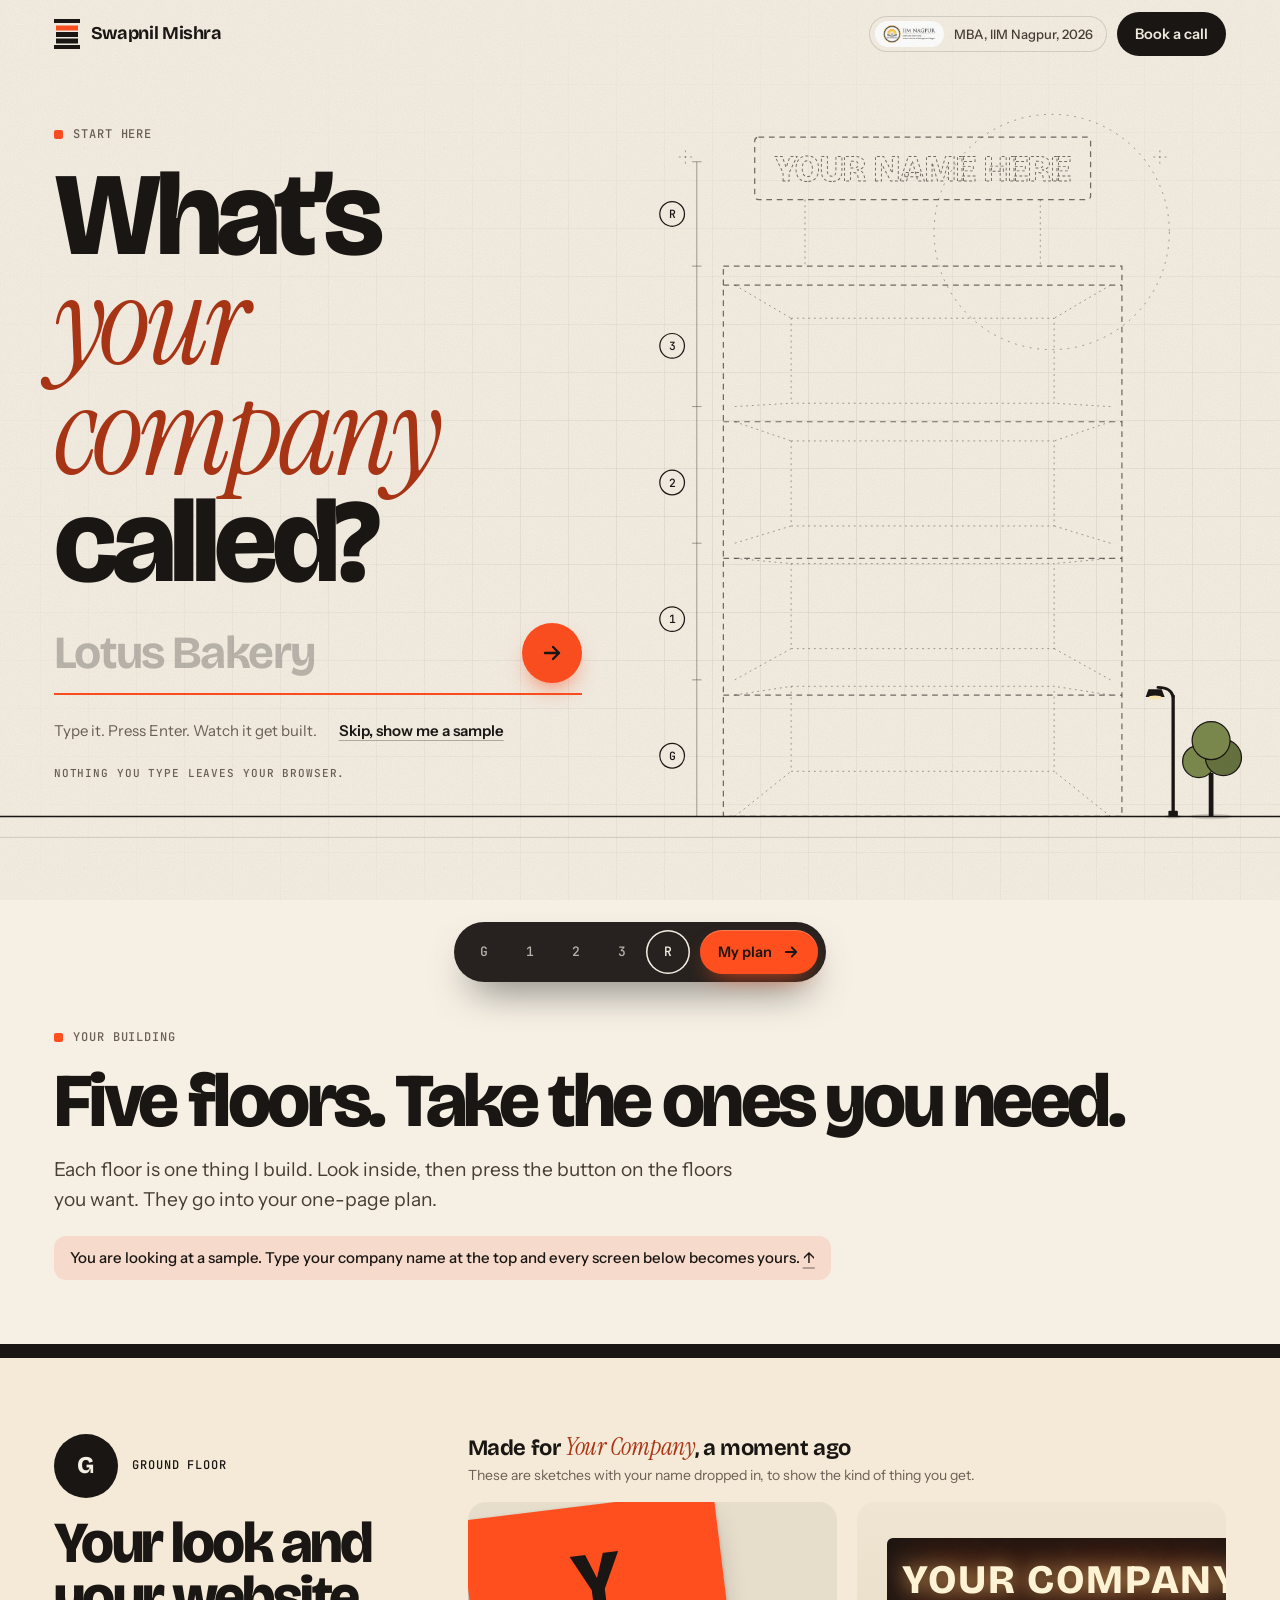
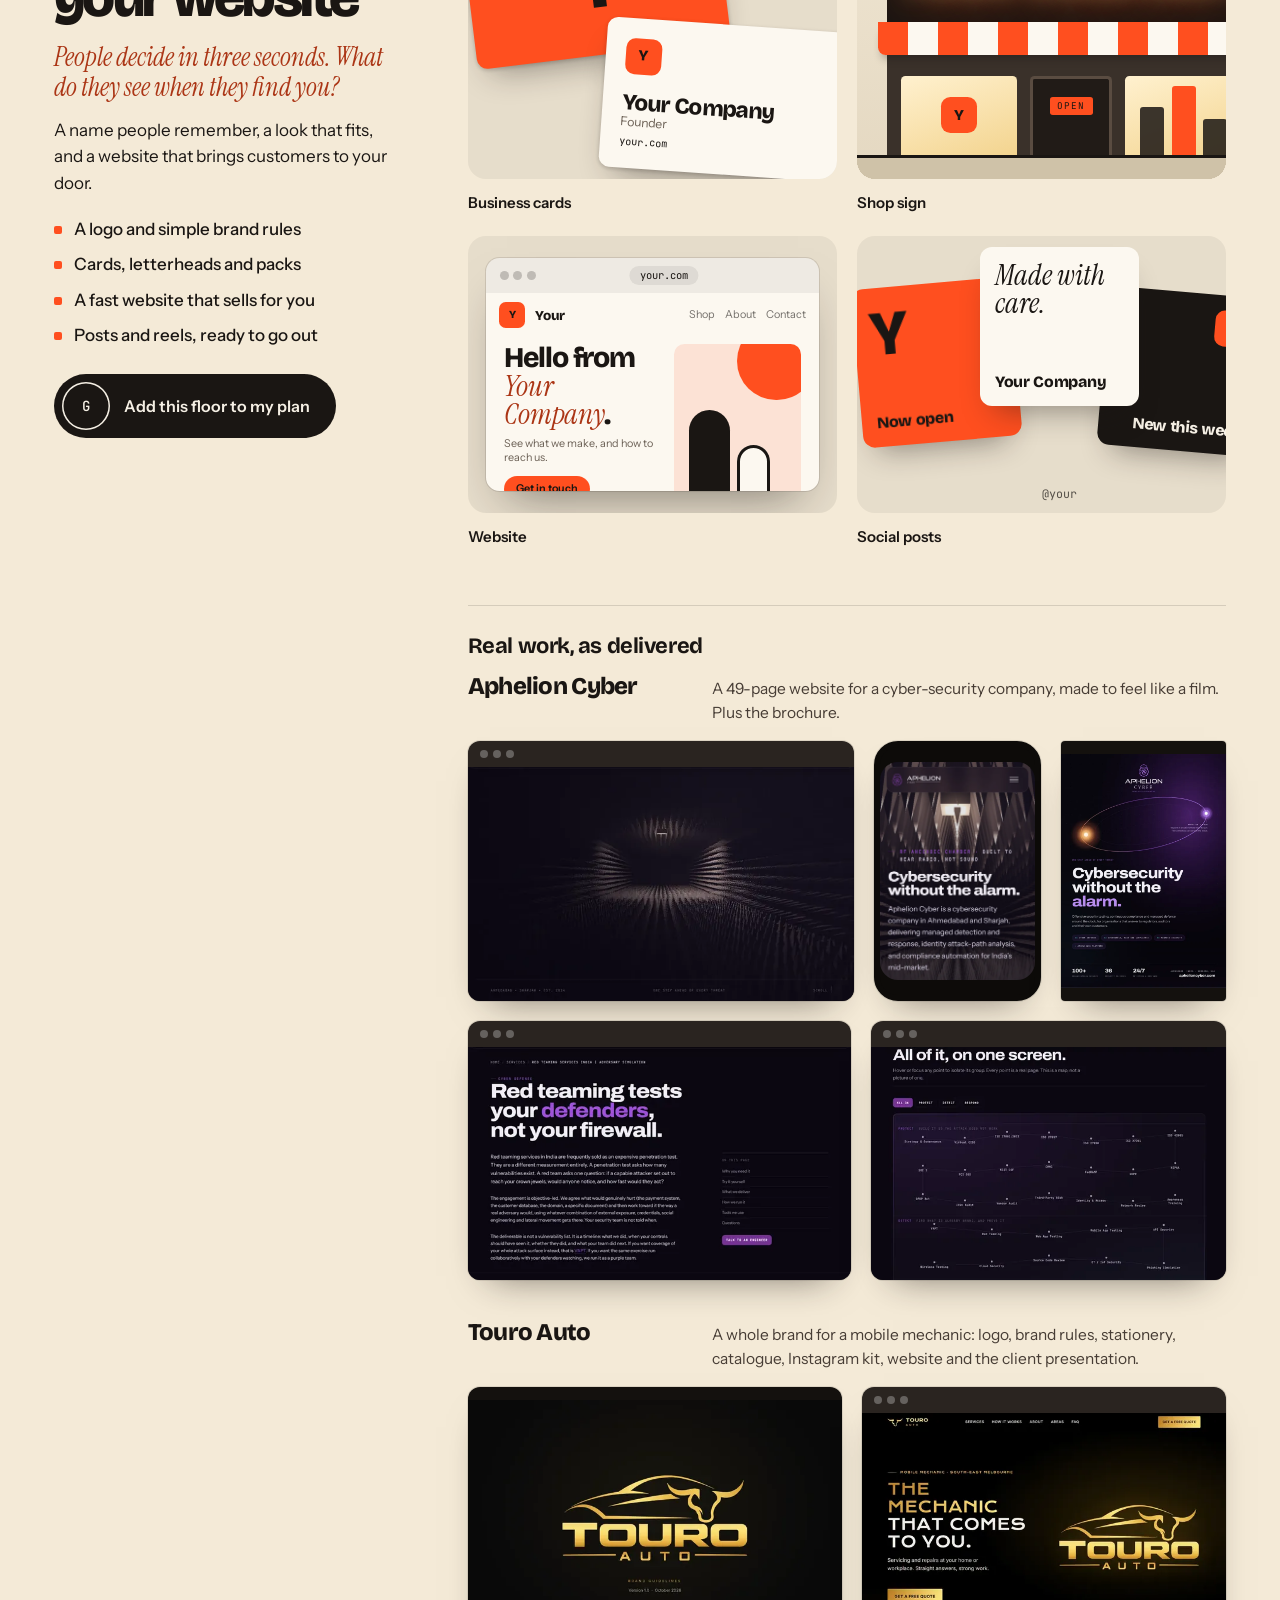
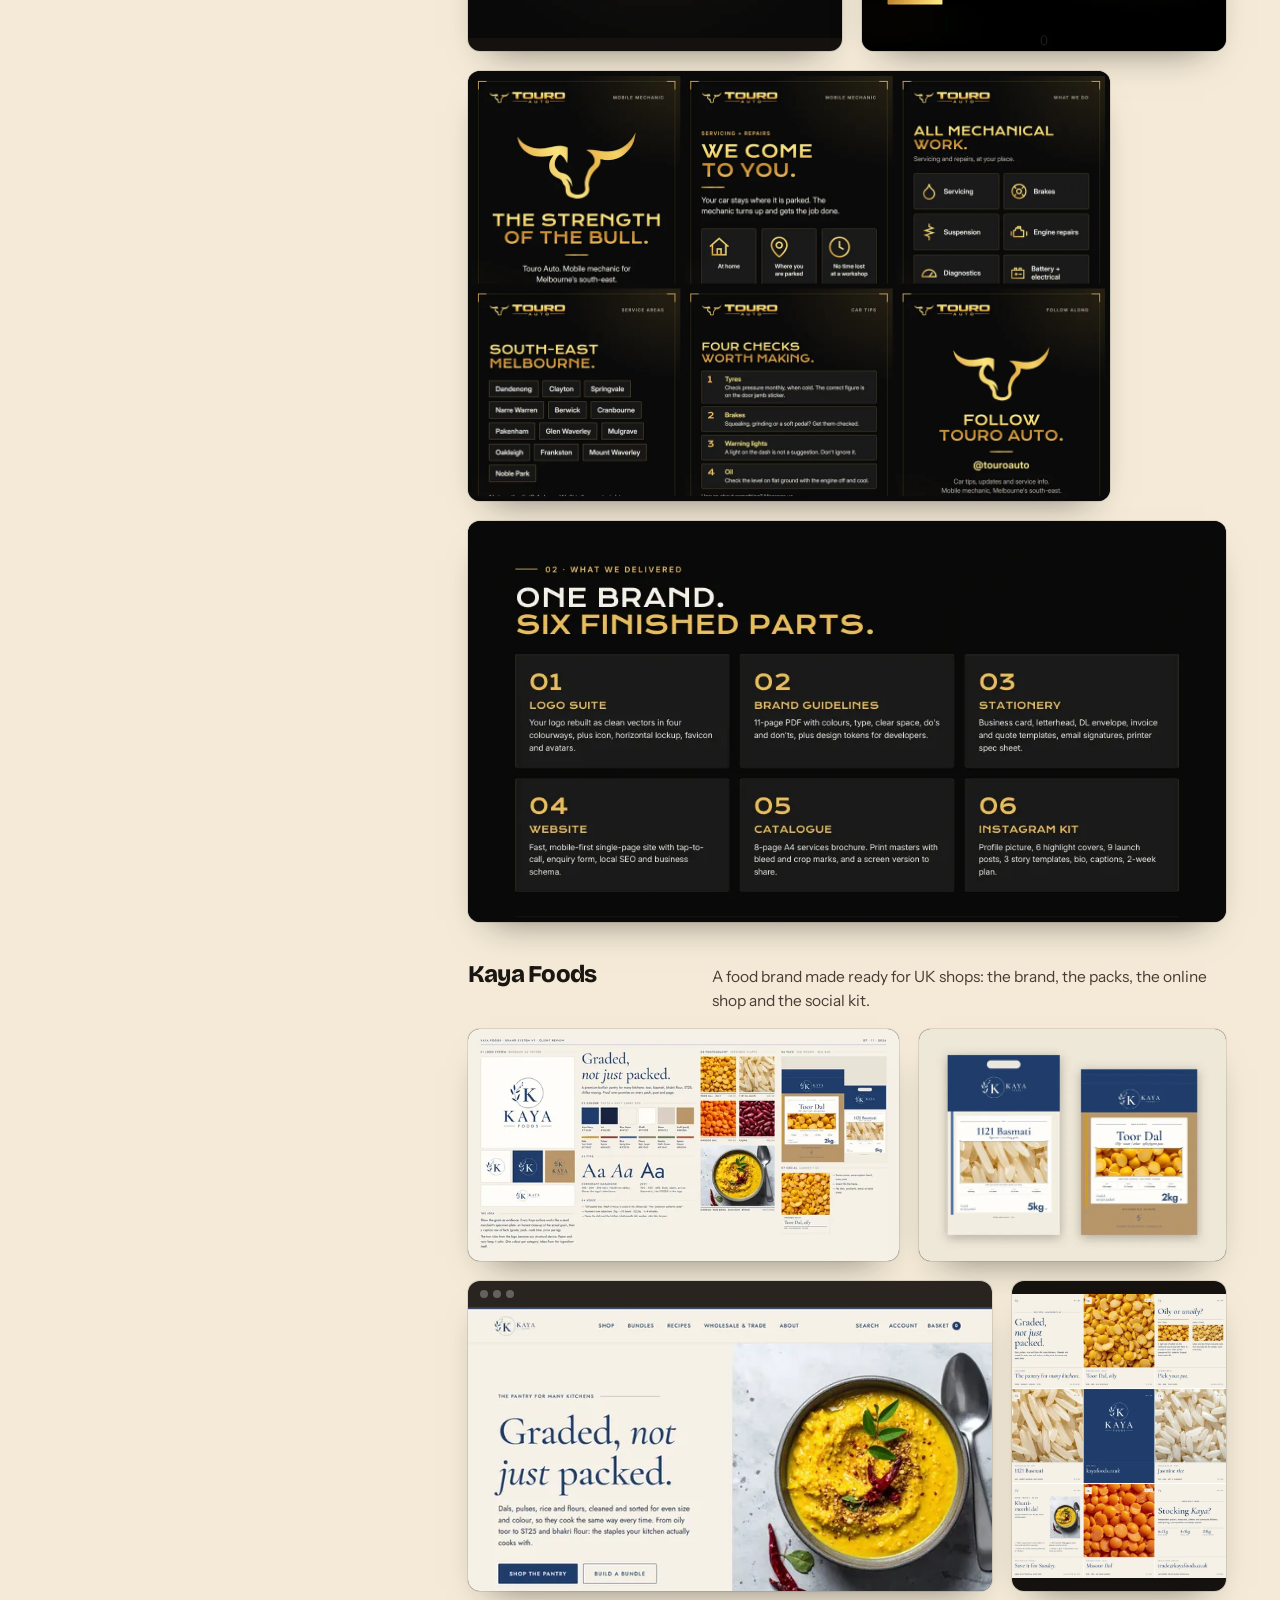
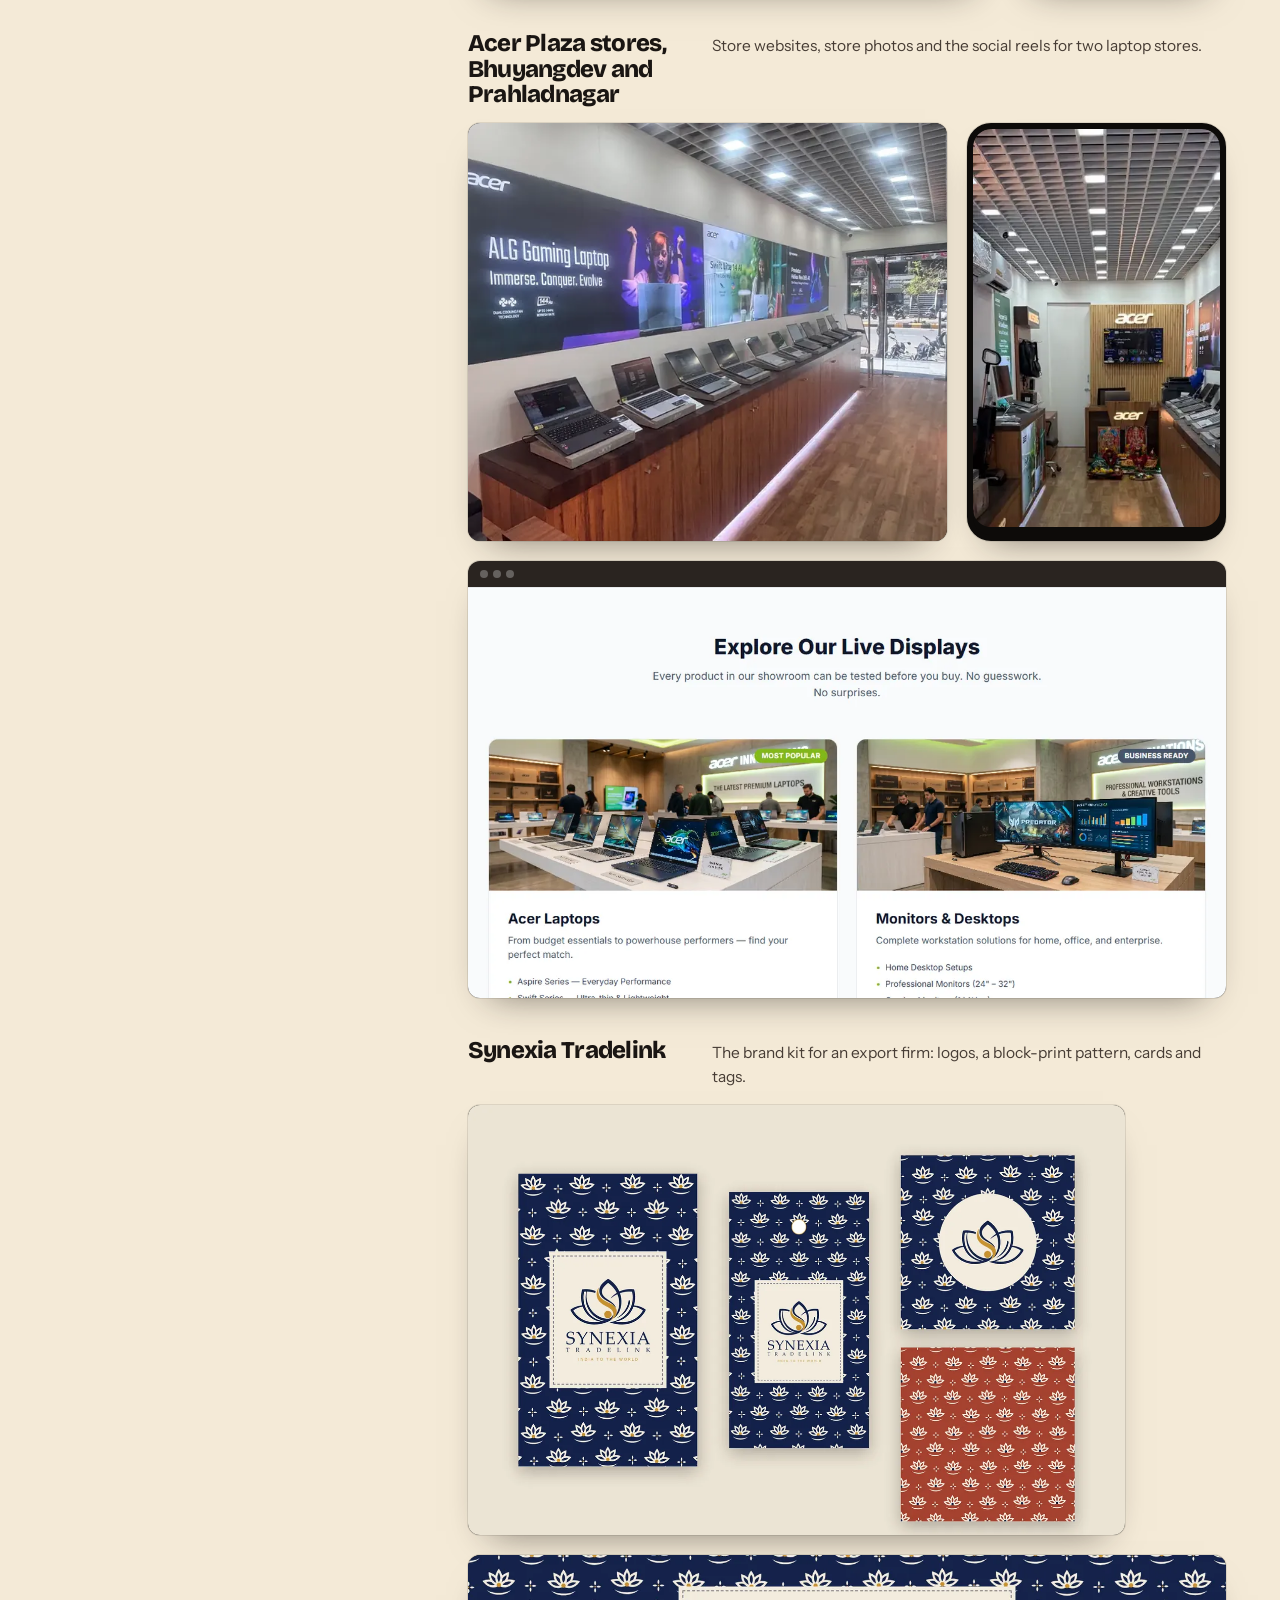
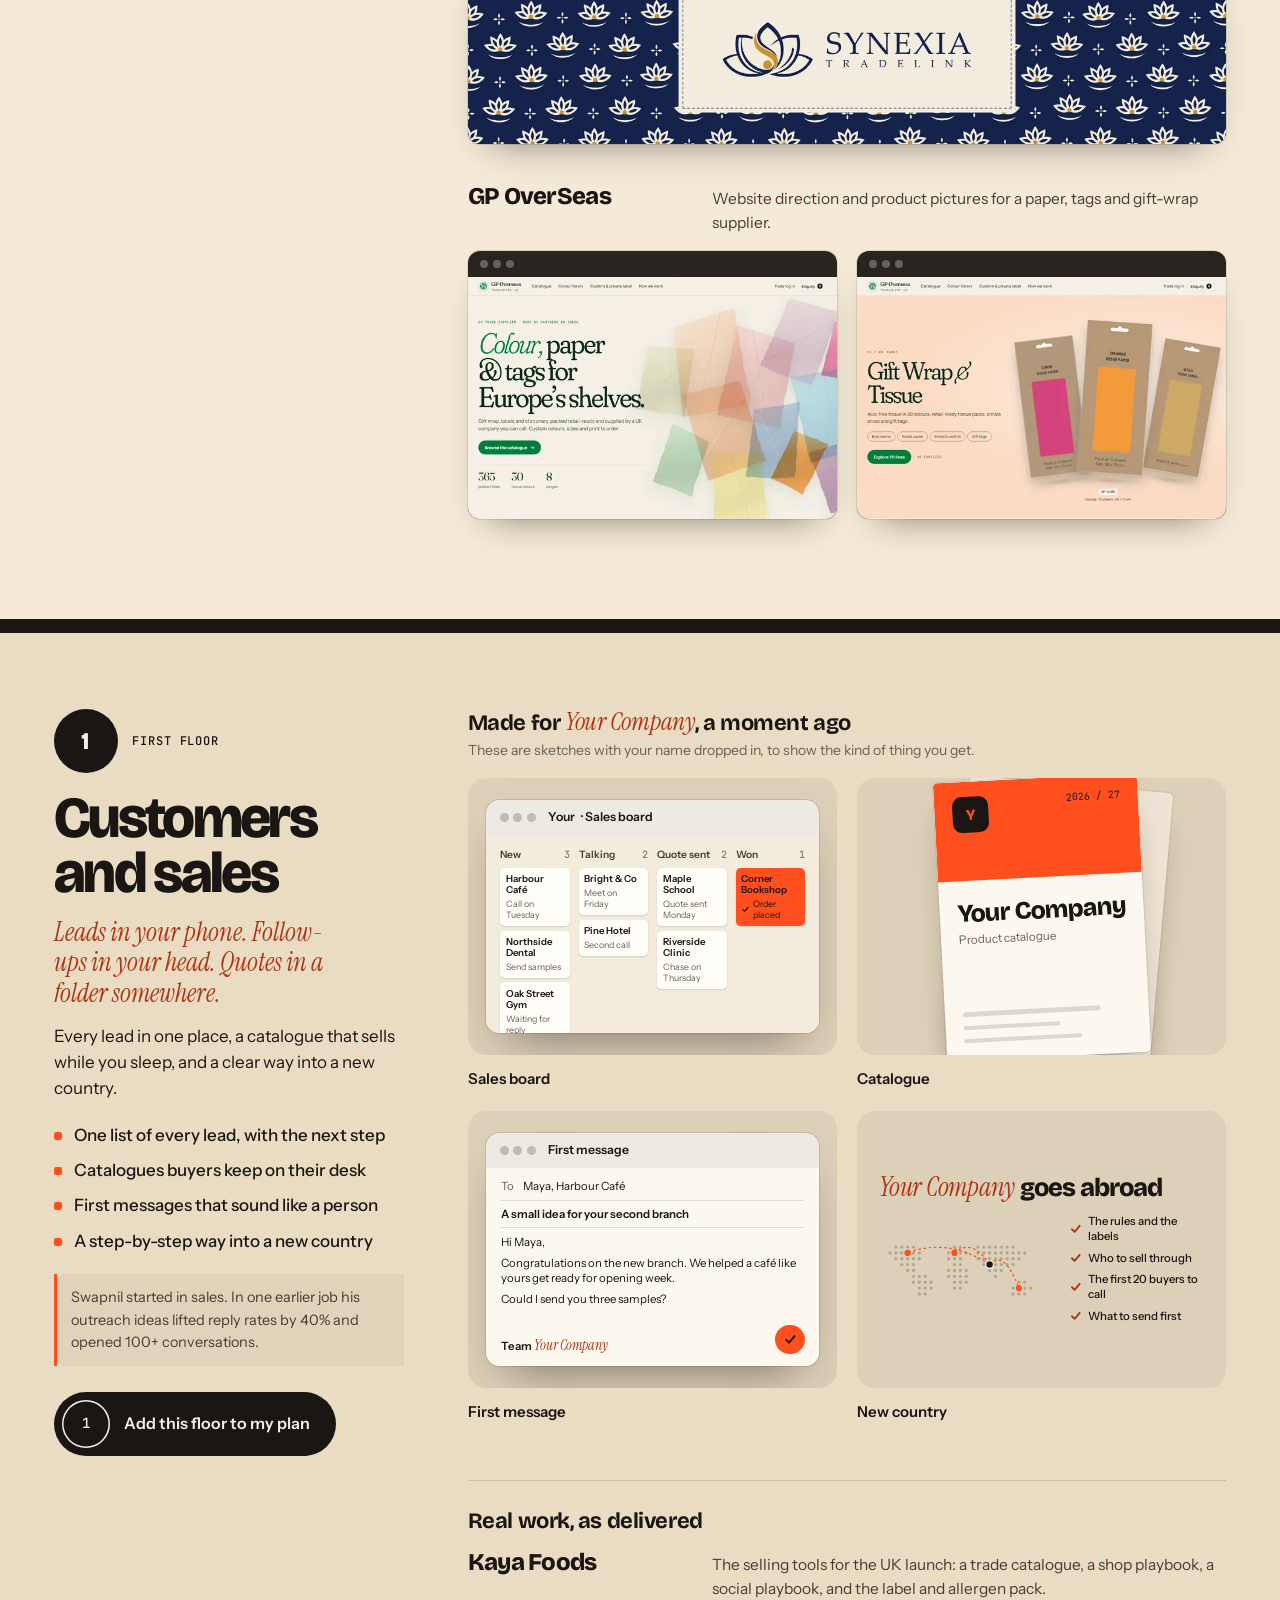
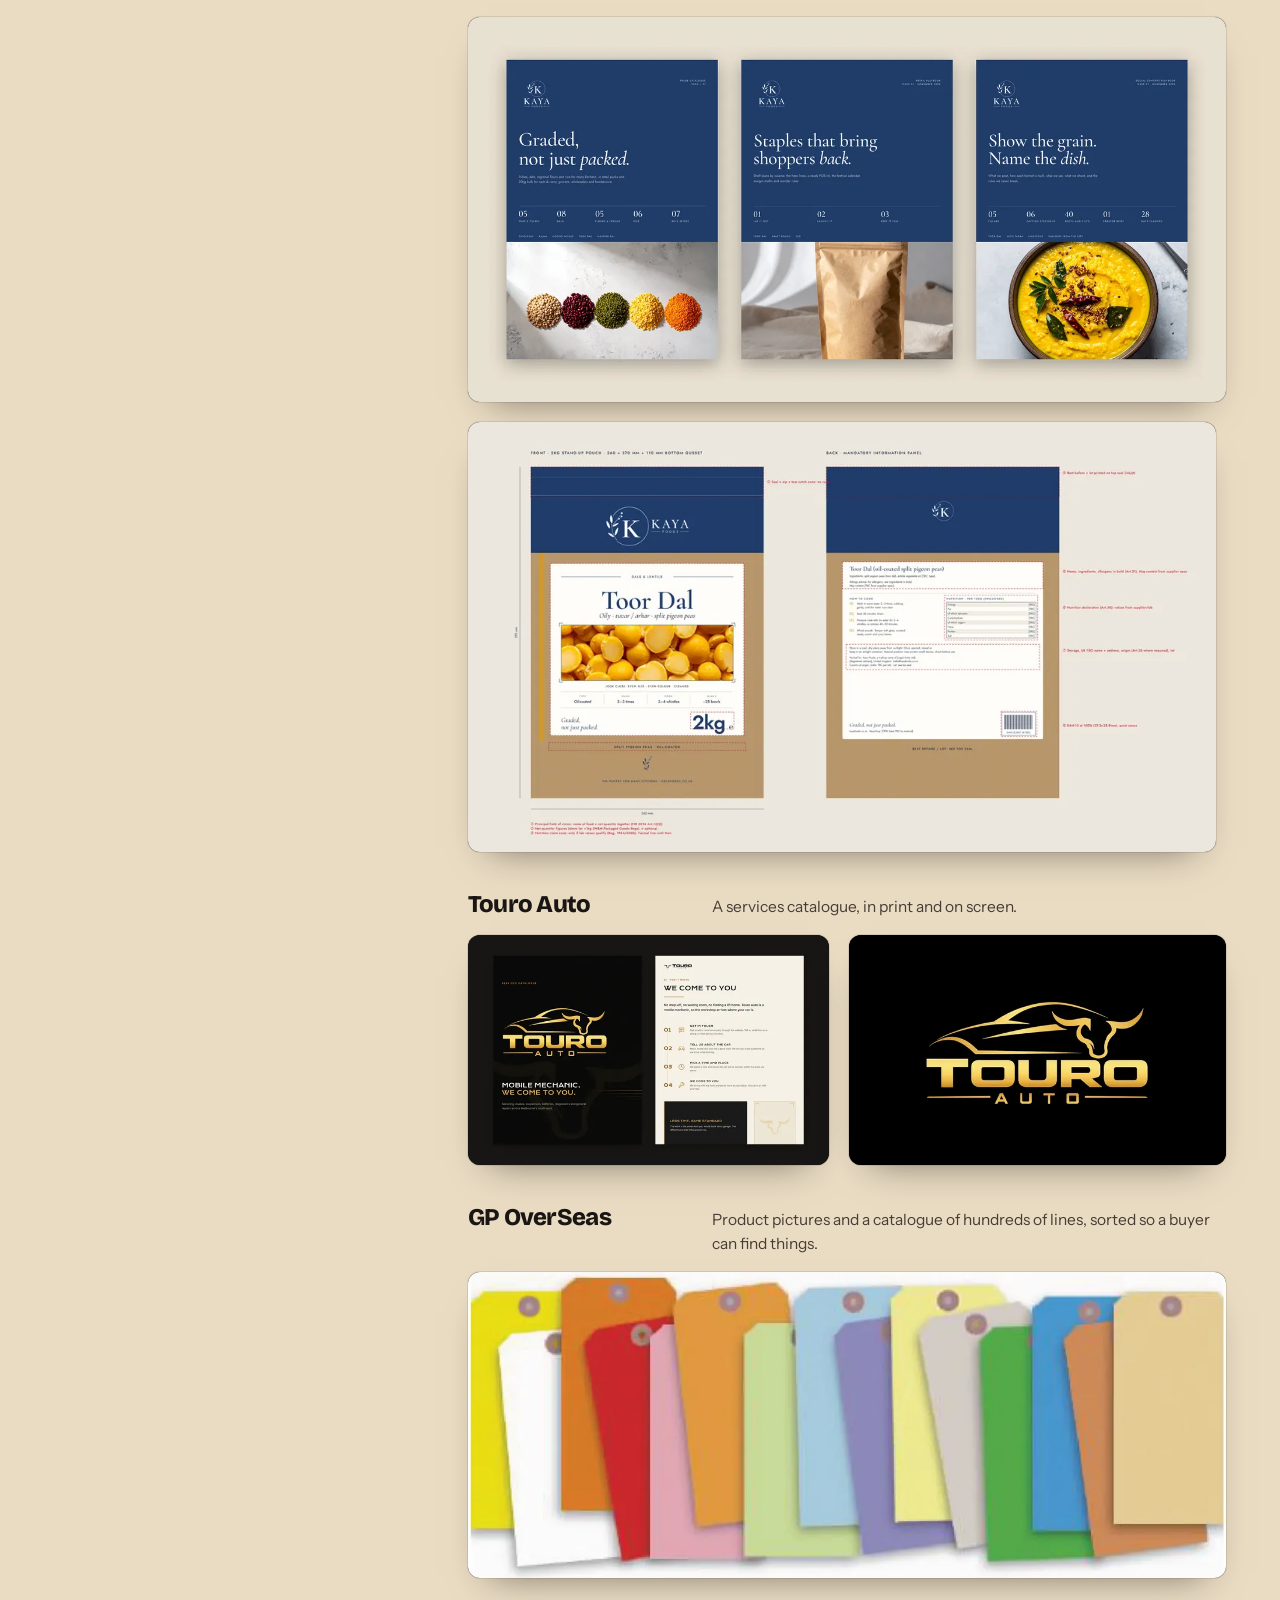
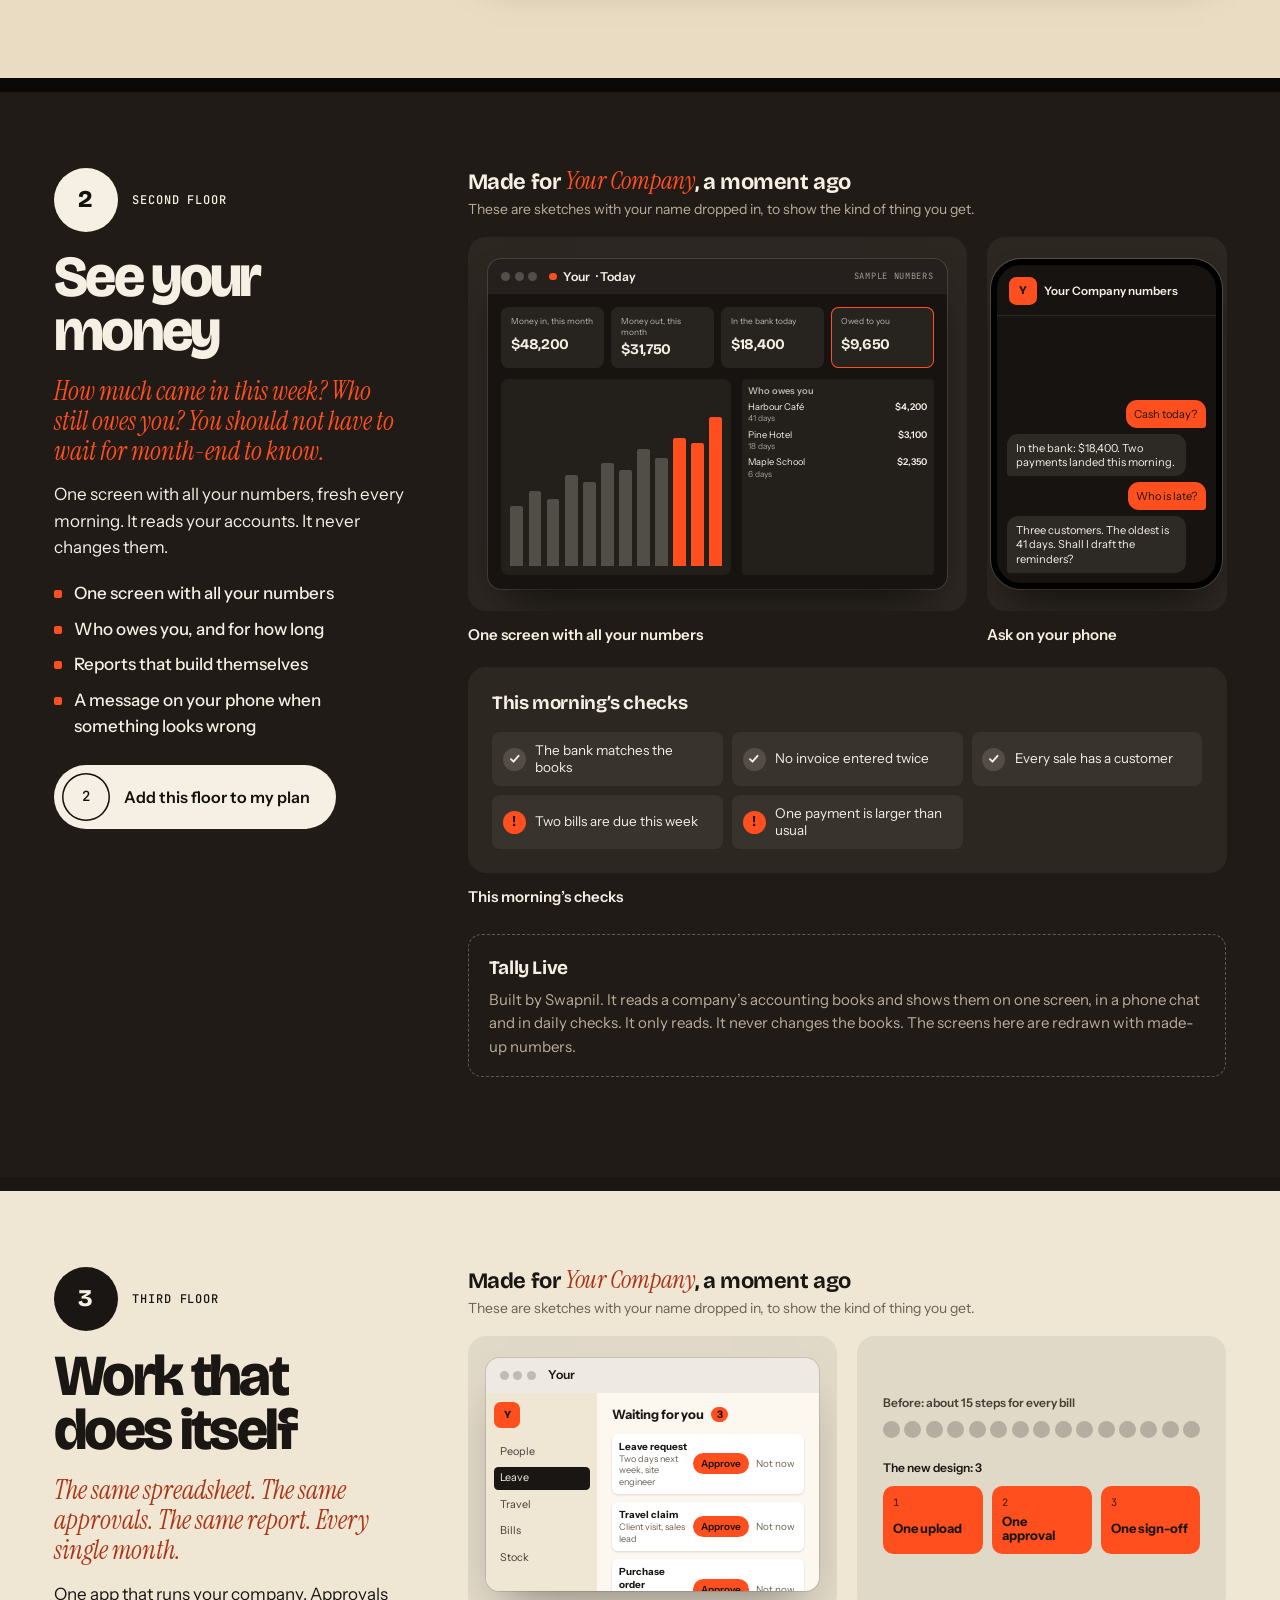
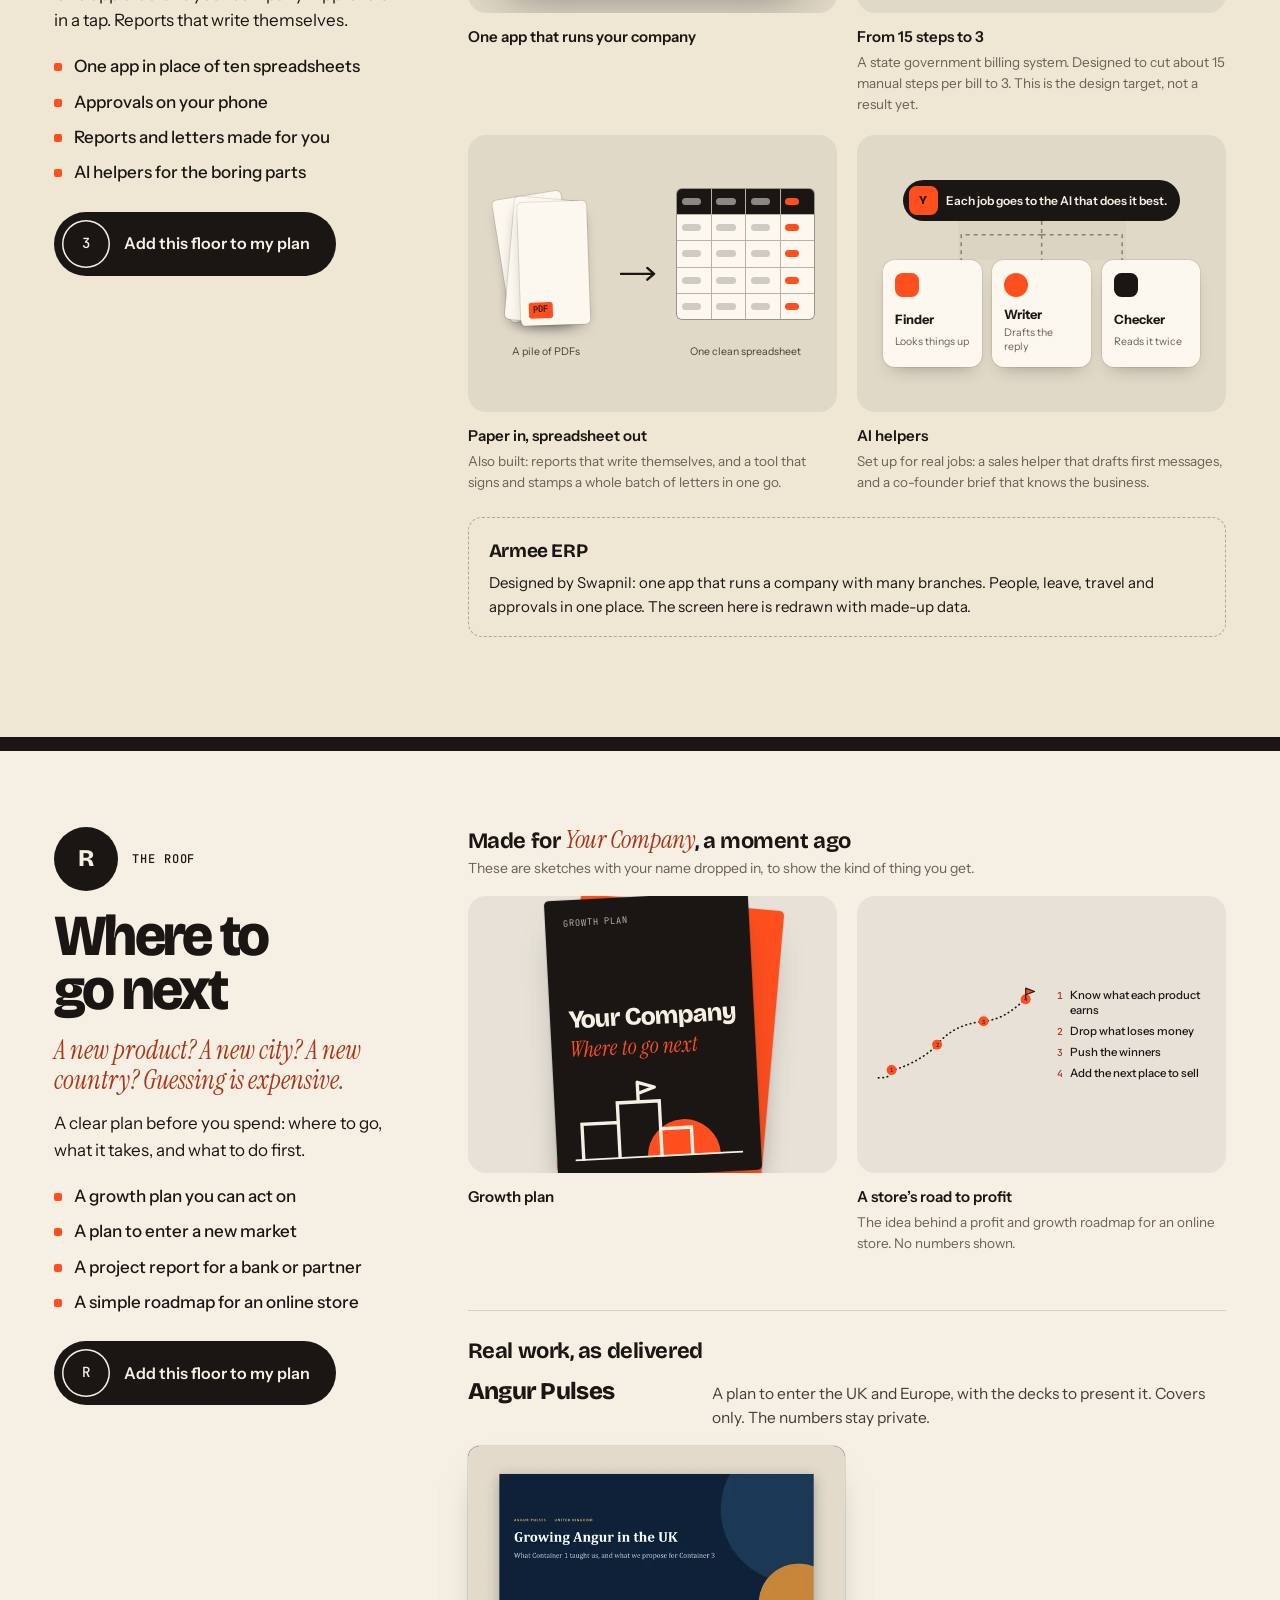
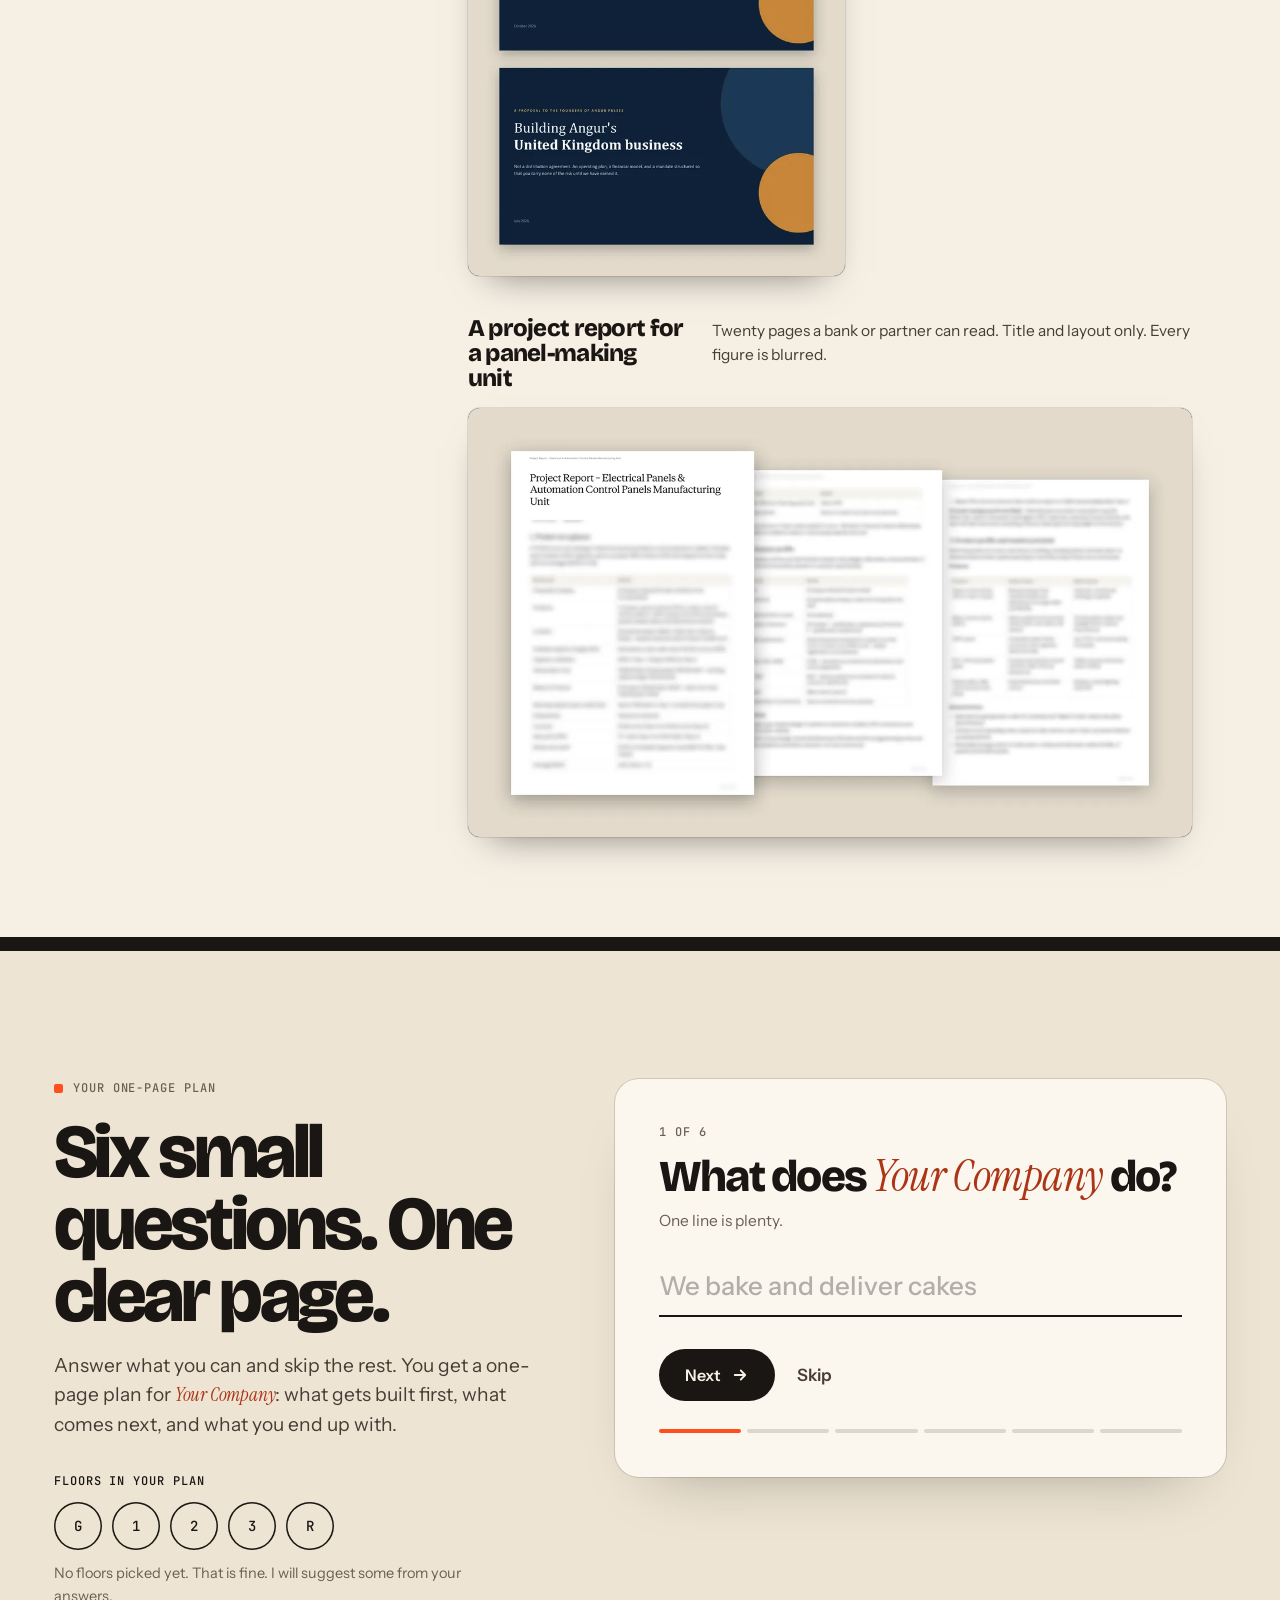
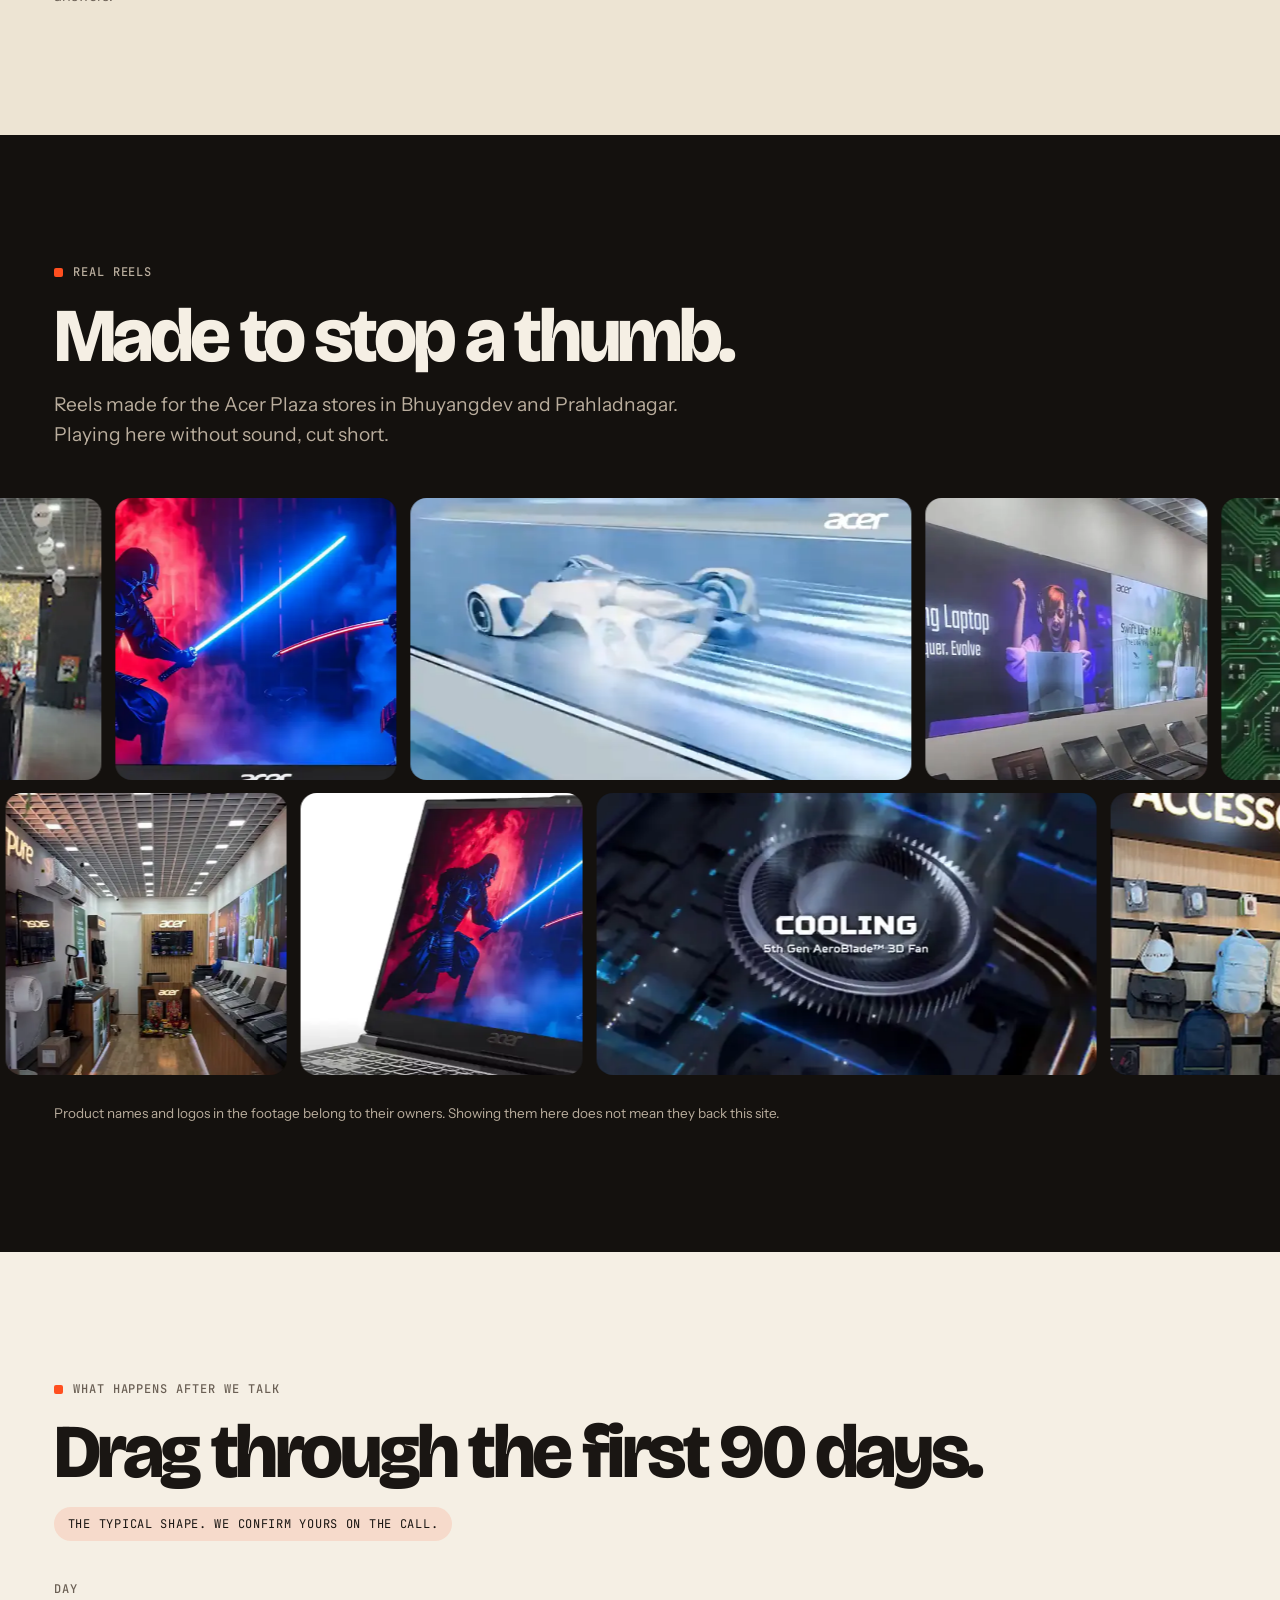
<file: index.html>
<!doctype html>
<html lang="en">
<head>
<meta charset="utf-8">
<meta name="viewport" content="width=device-width, initial-scale=1, viewport-fit=cover">
<title>Your company, built. Swapnil Mishra</title>
<meta name="description" content="Type your company name and watch it get built. Swapnil Mishra (MBA, IIM Nagpur) builds your brand, your website, your sales and the apps that run your company.">
<meta name="author" content="Swapnil Mishra">
<meta name="theme-color" content="#F5EFE4">
<link rel="canonical" href="https://askswapnil.github.io/">
<meta property="og:type" content="website">
<meta property="og:site_name" content="Swapnil Mishra">
<meta property="og:title" content="Your company, built.">
<meta property="og:description" content="Type your company name and watch it get built, floor by floor. Then ask for a free first look.">
<meta property="og:url" content="https://askswapnil.github.io/">
<meta property="og:image" content="https://askswapnil.github.io/assets/img/og.png">
<meta property="og:image:width" content="1200">
<meta property="og:image:height" content="630">
<meta property="og:image:alt" content="A cutaway five-floor building with a sign that reads Your Company, built.">
<meta name="twitter:card" content="summary_large_image">
<meta name="twitter:title" content="Your company, built.">
<meta name="twitter:description" content="Type your company name and watch it get built, floor by floor.">
<meta name="twitter:image" content="https://askswapnil.github.io/assets/img/og.png">
<link rel="icon" href="assets/img/favicon.svg" type="image/svg+xml">
<link rel="icon" href="favicon.ico" sizes="32x32">
<link rel="apple-touch-icon" href="assets/img/apple-touch-icon.png">
<link rel="preload" href="assets/fonts/bricolage-grotesque.woff2" as="font" type="font/woff2" crossorigin>
<link rel="preload" href="assets/fonts/instrument-sans.woff2" as="font" type="font/woff2" crossorigin>
<link rel="preload" href="assets/fonts/instrument-serif-italic.woff2" as="font" type="font/woff2" crossorigin>
<link rel="stylesheet" href="css/site.css">
<link rel="stylesheet" href="css/parts.css">
<script type="application/ld+json">
{"@context":"https://schema.org","@type":"Person","name":"Swapnil Mishra","url":"https://askswapnil.github.io/","email":"mailto:askswapnil30@gmail.com","sameAs":["https://in.linkedin.com/in/swapnil-mishra-55837b234"],"jobTitle":"Independent consultant and builder","alumniOf":{"@type":"CollegeOrUniversity","name":"Indian Institute of Management Nagpur"},"knowsAbout":["Brand identity","Websites","Sales","Business apps","Growth plans"]}
</script>
</head>
<body>
<a class="skip-link" href="#main">Skip to the page</a>

<header class="head" id="head">
  <a class="brand" href="#top" aria-label="Swapnil Mishra, back to the top">
    <svg class="brand-mark" viewBox="0 0 26 30" aria-hidden="true"><rect x="0" y="0" width="26" height="4"/><rect x="2" y="6.5" width="22" height="5" class="a"/><rect x="2" y="13" width="22" height="5"/><rect x="2" y="19.5" width="22" height="5"/><rect x="0" y="26" width="26" height="4"/></svg>
    <span>Swapnil Mishra</span>
  </a>
  <div class="head-right">
    <span class="cred"><img src="assets/img/iim-nagpur-crest.jpg" width="77" height="26" alt="IIM Nagpur crest"><span data-t="cred.short"></span></span>
    <a class="btn btn-ink btn-sm" data-href="links.booking" target="_blank" rel="noopener"><span data-t="cta.callShort"></span></a>
  </div>
</header>

<main id="main">

<section class="hero" id="top" aria-labelledby="heroTitle">
  <div class="hero-copy">
    <div class="hero-ask">
      <p class="eyebrow mono" data-t="hero.eyebrow"></p>
      <h1 id="heroTitle" data-t="hero.title"></h1>
      <form class="ask" id="askForm" novalidate>
        <label class="sr-only" for="askInput" data-t="hero.label"></label>
        <div class="ask-field">
          <input id="askInput" name="company" type="text" autocomplete="organization" autocapitalize="words" spellcheck="false" maxlength="48" enterkeyhint="go" aria-describedby="askHelp">
          <button class="ask-go" type="submit" aria-label="Build it"><svg viewBox="0 0 24 24" fill="none" stroke="currentColor" stroke-width="2.4" stroke-linecap="round" stroke-linejoin="round" aria-hidden="true"><path d="M5 12h14M13 6l6 6-6 6"/></svg></button>
        </div>
        <div class="ask-meta"><span id="askHelp" data-t="hero.help"></span><button type="button" id="askSkip" data-t="hero.skip"></button></div>
        <p class="ask-private mono" data-t="hero.privacy"></p>
      </form>
    </div>
    <div class="hero-built" id="heroBuilt" tabindex="-1">
      <p class="eyebrow mono" data-t="hero.builtEyebrow"></p>
      <h2 class="h1" data-t="hero.builtTitle"></h2>
      <p class="hero-sub" data-t="hero.builtSub"></p>
      <div class="hero-cta">
        <a class="btn btn-primary down" href="#floors"><span data-t="hero.builtCta"></span><svg viewBox="0 0 24 24" fill="none" stroke="currentColor" stroke-width="2.4" stroke-linecap="round" stroke-linejoin="round" aria-hidden="true"><path d="M12 5v14M6 13l6 6 6-6"/></svg></a>
        <a class="btn btn-line" data-href="links.booking" target="_blank" rel="noopener"><span data-t="cta.call"></span></a>
      </div>
      <div class="hero-tweak">
        <button type="button" class="link" id="renameBtn" data-t="hero.rename"></button>
        <span class="swatches" id="swatches" role="group" data-aria="hero.colour"></span>
      </div>
    </div>
  </div>
  <div class="hero-stage" id="heroStage">
    <div class="bld-wrap">
      <div class="bld-host" id="heroBuilding"></div>
      <div class="floor-keys" id="floorKeys"></div>
    </div>
  </div>
  <p class="sr-only" aria-live="polite" id="live"></p>
</section>

<section class="intro" id="floors" aria-labelledby="floorsTitle">
  <div class="wrap">
    <p class="eyebrow mono" data-t="floorsIntro.eyebrow"></p>
    <h2 id="floorsTitle" class="h2" data-t="floorsIntro.title"></h2>
    <p class="lead" data-t="floorsIntro.sub"></p>
    <p class="sample-note" id="sampleNote"><span data-t="floorsIntro.sampleNote"></span> <a class="link" href="#top">&uarr;</a></p>
  </div>
</section>
<div id="floorList"></div>

<section class="plan" id="plan" aria-labelledby="planTitle">
  <div class="wrap plan-grid">
    <div class="plan-intro">
      <p class="eyebrow mono" data-t="plan.eyebrow"></p>
      <h2 id="planTitle" class="h2" data-t="plan.title"></h2>
      <p class="lead" data-t="plan.sub"></p>
      <div class="plan-floors">
        <p class="mono" data-t="plan.floorsLabel"></p>
        <div class="lift" id="planLift" role="group" data-aria="plan.floorsLabel"></div>
        <p class="plan-empty" id="planEmpty" data-t="plan.floorsEmpty"></p>
      </div>
    </div>
    <div class="plan-box">
      <form class="quiz" id="quiz" novalidate></form>
      <div class="paper-wrap" id="paperWrap" hidden>
        <article class="paper" id="paper" tabindex="-1" aria-label="Your one-page plan"></article>
        <div class="paper-actions">
          <a class="btn btn-primary" href="#look"><span data-t="cta.look"></span></a>
          <a class="btn btn-ink" data-href="links.booking" target="_blank" rel="noopener"><span data-t="cta.call"></span></a>
          <a class="btn btn-line" id="planSend" href="#"><span data-t="plan.actions.send"></span></a>
          <button class="btn btn-line" type="button" id="planPrint"><span data-t="plan.actions.print"></span></button>
          <button class="link" type="button" id="planAgain" data-t="plan.actions.again"></button>
        </div>
      </div>
    </div>
  </div>
</section>

<section class="reels on-night" id="reels" aria-labelledby="reelsTitle">
  <div class="wrap">
    <p class="eyebrow mono" data-t="reels.eyebrow"></p>
    <h2 id="reelsTitle" class="h2" data-t="reels.title"></h2>
    <p class="lead" data-t="reels.sub"></p>
  </div>
  <div class="reel-wall" id="reelWall" aria-hidden="true"></div>
  <div class="wrap"><p class="fine" data-t="reels.note"></p></div>
</section>

<section class="after" id="after" aria-labelledby="afterTitle">
  <div class="wrap">
    <p class="eyebrow mono" data-t="timeline.eyebrow"></p>
    <h2 id="afterTitle" class="h2" data-t="timeline.title"></h2>
    <p class="shape-label"><span data-t="timeline.label"></span></p>
    <div class="tl" id="tl"></div>
  </div>
</section>

<section class="dont on-night" id="dont" aria-labelledby="dontTitle">
  <div class="wrap">
    <h2 id="dontTitle" class="h2 dont-title" data-t="dont.title"></h2>
    <ol class="dont-list" id="dontList"></ol>
    <p class="dont-end"><a href="#look" data-t="dont.end"></a></p>
  </div>
</section>

<section class="look" id="look" aria-labelledby="lookTitle">
  <div class="wrap look-grid">
    <div>
      <p class="eyebrow mono" data-t="freeLook.eyebrow"></p>
      <h2 id="lookTitle" class="h2" data-t="freeLook.title"></h2>
      <p class="lead" data-t="freeLook.sub"></p>
      <p class="slots" id="slots"></p>
    </div>
    <form class="look-form" id="lookForm" novalidate>
      <div class="field"><label for="lfName" data-t="freeLook.fields.name"></label><input id="lfName" name="name" type="text" autocomplete="name" required></div>
      <div class="field"><label for="lfCompany" data-t="freeLook.fields.company"></label><input id="lfCompany" name="company" type="text" autocomplete="organization" required></div>
      <div class="field"><label for="lfProblem" data-t="freeLook.fields.problem"></label><textarea id="lfProblem" name="problem" rows="2" required></textarea></div>
      <div class="field"><label for="lfReach" data-t="freeLook.fields.reach"></label><input id="lfReach" name="reach" type="text" autocomplete="email" required></div>
      <p class="form-error" id="lookError" role="alert" hidden></p>
      <div class="look-actions">
        <button class="btn btn-primary" type="submit"><span data-t="freeLook.send"></span><svg viewBox="0 0 24 24" fill="none" stroke="currentColor" stroke-width="2.4" stroke-linecap="round" stroke-linejoin="round" aria-hidden="true"><path d="M5 12h14M13 6l6 6-6 6"/></svg></button>
        <span class="or" data-t="freeLook.or"></span>
        <a class="btn btn-line" data-href="links.booking" target="_blank" rel="noopener"><span data-t="cta.call"></span></a>
      </div>
      <p class="fine" data-t="freeLook.how"></p>
    </form>
  </div>
</section>

<section class="close on-night" id="close" aria-labelledby="closeTitle">
  <div class="wrap close-grid">
    <div class="close-copy">
      <p class="eyebrow mono" data-t="close.eyebrow"></p>
      <h2 id="closeTitle" class="h2 close-title" data-t="close.title"></h2>
      <p class="lead" data-t="close.sub"></p>
      <div class="hero-cta">
        <a class="btn btn-primary" href="#look"><span data-t="cta.look"></span></a>
        <a class="btn btn-line" data-href="links.booking" target="_blank" rel="noopener"><span data-t="cta.call"></span></a>
      </div>
      <ul class="reach">
        <li><span class="mono" data-t="close.emailLabel"></span><a class="link" data-href="links.email" data-t="links.email"></a></li>
        <li><span class="mono" data-t="close.linkedinLabel"></span><a class="link" data-href="links.linkedin" target="_blank" rel="noopener">Swapnil Mishra</a></li>
      </ul>
    </div>
    <div class="close-stage"><div class="bld-host" id="closeBuilding"></div></div>
  </div>
  <footer class="foot wrap">
    <div class="who">
      <img class="crest" src="assets/img/iim-nagpur-crest.jpg" width="107" height="36" alt="IIM Nagpur crest" loading="lazy">
      <div><p class="who-name" data-t="close.who"></p><p data-t="cred.line"></p><p class="who-about" data-t="close.about"></p><p class="fine" data-t="cred.note"></p></div>
    </div>
    <p class="fine foot-line"><span data-t="close.copyright"></span><span data-t="close.foot"></span></p>
  </footer>
</section>

</main>

<div class="dock" id="dock" hidden>
  <div class="lift" id="dockLift" role="group" aria-label="Floors"></div>
  <a class="btn btn-primary btn-sm" href="#plan" id="dockPlan"></a>
</div>

<dialog class="zoom" id="zoom" aria-label="Larger view"><button type="button" class="zoom-x" aria-label="Close">&times;</button><img alt=""><p></p></dialog>

<noscript>
  <div class="noscript">
    <h1>Your company, built.</h1>
    <p>Swapnil Mishra (MBA, IIM Nagpur, 2026) builds your look and website, your sales, one screen with all your numbers, and the apps that run your company. This page needs JavaScript to show it with your company name.</p>
    <p><a href="https://calendar.app.google/bWBkA2vLXRVZgmjm6">Book a 20-minute call</a> or email <a href="mailto:askswapnil30@gmail.com">askswapnil30@gmail.com</a>.</p>
  </div>
</noscript>

<script src="js/content.js"></script>
<script src="js/building.js"></script>
<script src="js/mockups.js"></script>
<script src="js/app.js"></script>
<script src="js/page.js"></script>
</body>
</html>
</file>
<file: css/site.css>
/* Your company, built. Swapnil Mishra's portfolio (v2). */

@font-face { font-family: 'Bricolage Grotesque'; src: url('../assets/fonts/bricolage-grotesque.woff2') format('woff2'); font-weight: 200 800; font-style: normal; font-display: swap; }
@font-face { font-family: 'Instrument Sans'; src: url('../assets/fonts/instrument-sans.woff2') format('woff2'); font-weight: 400 700; font-style: normal; font-display: swap; }
@font-face { font-family: 'Instrument Serif'; src: url('../assets/fonts/instrument-serif-italic.woff2') format('woff2'); font-weight: 400; font-style: italic; font-display: swap; }
@font-face { font-family: 'JetBrains Mono'; src: url('../assets/fonts/jetbrains-mono.woff2') format('woff2'); font-weight: 400 600; font-style: normal; font-display: swap; }

:root {
  --paper: #F5EFE4; --paper-2: #EDE4D3; --paper-3: #E1D5C0; --card: #FBF7EF;
  --ink: #1A1613; --ink-2: #473D35; --ink-3: #6B6055;
  --line: rgba(26, 22, 19, .14); --line-2: rgba(26, 22, 19, .3);
  --accent: #FF4F1F; --on-accent: #1A1613; --accent-deep: #B4350D; --accent-lite: #FF7A55; --accent-soft: rgba(255, 79, 31, .13);
  --night: #14110E; --night-2: #1F1A16; --on-night: #F5EFE4; --on-night-2: #B9AD9D;
  --f-display: 'Bricolage Grotesque', 'Segoe UI', system-ui, sans-serif;
  --f-serif: 'Instrument Serif', Georgia, 'Times New Roman', serif;
  --f-text: 'Instrument Sans', 'Segoe UI', system-ui, -apple-system, sans-serif;
  --f-mono: 'JetBrains Mono', ui-monospace, 'Cascadia Mono', Consolas, monospace;
  --ease: cubic-bezier(.2, .8, .2, 1); --spring: cubic-bezier(.2, 1.4, .4, 1);
  --pad: clamp(20px, 4.2vw, 64px);
  --head-h: 68px;
}

*, *::before, *::after { box-sizing: border-box; }
html { -webkit-text-size-adjust: 100%; text-size-adjust: 100%; scroll-behavior: smooth; scroll-padding-top: 84px; }
body { margin: 0; background: var(--paper); color: var(--ink); font-family: var(--f-text); font-size: 17px; line-height: 1.55; -webkit-font-smoothing: antialiased; text-rendering: optimizeLegibility; overflow-x: clip; }
body::after { content: ''; position: fixed; inset: 0; z-index: 90; pointer-events: none; opacity: .34; mix-blend-mode: multiply; background-image: url("data:image/svg+xml,%3Csvg xmlns='http://www.w3.org/2000/svg' width='180' height='180'%3E%3Cfilter id='n'%3E%3CfeTurbulence type='fractalNoise' baseFrequency='.9' numOctaves='2' stitchTiles='stitch'/%3E%3CfeColorMatrix values='0 0 0 0 .1 0 0 0 0 .08 0 0 0 0 .06 0 0 0 .22 0'/%3E%3C/filter%3E%3Crect width='180' height='180' filter='url(%23n)'/%3E%3C/svg%3E"); }
img, svg, video { max-width: 100%; display: block; }
h1, h2, h3, h4, p, figure, ul, ol { margin: 0; }
ul, ol { padding: 0; list-style: none; }
a { color: inherit; }
button, input, select, textarea { font: inherit; color: inherit; }
button { cursor: pointer; background: none; border: 0; padding: 0; }
::selection { background: var(--accent); color: var(--on-accent); }
:focus-visible { outline: 2.5px solid var(--ink); outline-offset: 3px; border-radius: 4px; }
.on-night :focus-visible, .on-night:focus-visible { outline-color: var(--on-night); }
.sr-only { position: absolute; width: 1px; height: 1px; margin: -1px; padding: 0; overflow: hidden; clip: rect(0 0 0 0); white-space: nowrap; border: 0; }
[hidden] { display: none !important; }

.skip-link { position: fixed; left: 16px; top: -80px; z-index: 100; background: var(--ink); color: var(--paper); padding: 12px 18px; border-radius: 999px; text-decoration: none; font-weight: 600; transition: top .2s; }
.skip-link:focus { top: 14px; }

/* the visitor's company name, wherever it appears in a sentence */
.co { font-family: var(--f-serif); font-style: italic; font-weight: 400; color: var(--accent-deep); letter-spacing: -.01em; overflow-wrap: anywhere; }
.on-night .co { color: var(--accent); }

.mono { font-family: var(--f-mono); font-size: 12px; letter-spacing: .08em; text-transform: uppercase; font-weight: 500; }

/* ---------- buttons ---------- */
.btn { display: inline-flex; align-items: center; justify-content: center; gap: 10px; min-height: 52px; padding: 0 26px; border-radius: 999px; font-weight: 600; font-size: 16px; text-decoration: none; white-space: nowrap; transition: transform .25s var(--spring), background-color .25s, color .25s, box-shadow .25s; -webkit-tap-highlight-color: transparent; }
.btn svg { width: 18px; height: 18px; flex: none; transition: transform .3s var(--spring); }
.btn:hover svg { transform: translateX(3px); }
.btn.down:hover svg { transform: translateY(3px); }
.btn:active { transform: scale(.97); }
.btn-primary { background: var(--accent); color: var(--on-accent); box-shadow: 0 1px 0 rgba(255, 255, 255, .25) inset, 0 10px 24px -12px var(--accent); }
.btn-primary:hover { transform: translateY(-2px); box-shadow: 0 1px 0 rgba(255, 255, 255, .25) inset, 0 16px 30px -12px var(--accent); }
.btn-ink { background: var(--ink); color: var(--paper); }
.btn-ink:hover { transform: translateY(-2px); }
.btn-line { box-shadow: inset 0 0 0 1.5px var(--line-2); }
.btn-line:hover { box-shadow: inset 0 0 0 1.5px var(--ink); }
.on-night .btn-line { box-shadow: inset 0 0 0 1.5px rgba(245, 239, 228, .35); color: var(--on-night); }
.on-night .btn-line:hover { box-shadow: inset 0 0 0 1.5px var(--on-night); }
.btn-sm { min-height: 44px; padding: 0 18px; font-size: 14.5px; }
.link { text-underline-offset: 4px; text-decoration-thickness: 1.5px; text-decoration-color: var(--line-2); transition: text-decoration-color .2s; }
.link:hover { text-decoration-color: currentColor; }

/* ---------- header ---------- */
.head { position: fixed; inset: 0 0 auto 0; z-index: 50; height: var(--head-h); display: flex; align-items: center; justify-content: space-between; gap: 16px; padding: 0 var(--pad); transition: background-color .3s, box-shadow .3s, transform .4s var(--ease); }
.head.is-stuck { background: rgba(245, 239, 228, .86); -webkit-backdrop-filter: blur(14px) saturate(1.3); backdrop-filter: blur(14px) saturate(1.3); box-shadow: 0 1px 0 var(--line); }
.brand { display: inline-flex; align-items: center; gap: 11px; text-decoration: none; font-family: var(--f-display); font-weight: 700; font-size: 18px; letter-spacing: -.02em; min-height: 44px; }
.brand-mark { width: 26px; height: 30px; flex: none; }
.brand-mark rect { fill: var(--ink); } .brand-mark .a { fill: var(--accent); transition: fill .5s; }
.head-right { display: flex; align-items: center; gap: 10px; min-width: 0; }
.cred { display: inline-flex; align-items: center; gap: 10px; padding: 5px 14px 5px 6px; border-radius: 999px; box-shadow: inset 0 0 0 1px var(--line); font-size: 13px; font-weight: 500; color: var(--ink-2); white-space: nowrap; }
.cred img { height: 26px; width: auto; background: #fff; border-radius: 999px; padding: 4px 8px; }
.you-chip { display: inline-flex; align-items: center; gap: 8px; max-width: 220px; min-height: 44px; padding: 0 14px 0 6px; border-radius: 999px; box-shadow: inset 0 0 0 1px var(--line); font-size: 13.5px; font-weight: 600; }
.you-chip .mono-badge { width: 32px; height: 32px; font-size: 13px; }
.you-chip span:last-child { overflow: hidden; text-overflow: ellipsis; white-space: nowrap; }
.mono-badge { display: inline-grid; place-items: center; flex: none; border-radius: 9px; background: var(--accent); color: var(--on-accent); font-family: var(--f-display); font-weight: 800; letter-spacing: -.02em; line-height: 1; transition: background-color .5s, color .5s; }
@media (max-width: 899px) { .cred, .you-chip { display: none; } }

/* ---------- hero ---------- */
.hero { position: relative; min-height: 100svh; display: grid; grid-template-columns: minmax(0, 1fr); padding: 0 var(--pad); overflow: clip; isolation: isolate; }
.hero::before { /* drawing-paper grid */ content: ''; position: absolute; inset: 0; z-index: -1; background-image: linear-gradient(var(--line) 1px, transparent 1px), linear-gradient(90deg, var(--line) 1px, transparent 1px); background-size: 48px 48px; background-position: center bottom; -webkit-mask-image: radial-gradient(120% 90% at 70% 60%, #000 0%, transparent 72%); mask-image: radial-gradient(120% 90% at 70% 60%, #000 0%, transparent 72%); opacity: .55; transition: opacity 1.2s; }
.hero.is-built::before { opacity: .22; }
.hero-copy { position: relative; z-index: 2; padding: calc(var(--head-h) + 28px) 0 8px; max-width: 660px; }
.hero-stage { position: relative; margin: 10px calc(var(--pad) * -1) 0; }
.bld-wrap { position: relative; max-width: 560px; margin: 0 auto; }
.bld-host { aspect-ratio: 488 / 860; width: 100%; }

.eyebrow { display: flex; align-items: center; gap: 10px; color: var(--ink-3); margin-bottom: 18px; }
.eyebrow::before { content: ''; width: 9px; height: 9px; border-radius: 2px; background: var(--accent); transition: background-color .5s; }
.hero h1, .hero .h1 { font-family: var(--f-display); font-weight: 800; font-size: clamp(46px, 13.2vw, 118px); line-height: .9; letter-spacing: -.05em; font-variation-settings: 'opsz' 96; text-wrap: balance; }
.hero h1 .co, .hero .h1 .co { font-size: 1.04em; letter-spacing: -.035em; line-height: .9; }
.hero .h1 { font-size: calc(clamp(46px, 13.2vw, 118px) * var(--co-scale, 1)); overflow-wrap: anywhere; }
.hero-built:focus { outline: none; }
.hero-sub { margin-top: 20px; font-size: clamp(17px, 1.5vw, 20px); color: var(--ink-2); max-width: 30em; text-wrap: pretty; }

.ask { margin-top: 26px; }
.ask-field { position: relative; display: flex; align-items: center; gap: 12px; border-bottom: 2.5px solid var(--ink); padding-bottom: 8px; transition: border-color .3s; }
.ask-field:focus-within { border-color: var(--accent); }
.ask-field input { flex: 1; min-width: 0; height: 64px; border: 0; outline: 0; background: none; padding: 0; font-family: var(--f-display); font-weight: 700; font-size: clamp(28px, 6.6vw, 46px); letter-spacing: -.035em; caret-color: var(--accent); }
.ask-field input::placeholder { color: var(--ink); opacity: .26; }
.ask-go { flex: none; width: 60px; height: 60px; border-radius: 50%; background: var(--accent); color: var(--on-accent); display: grid; place-items: center; transition: transform .3s var(--spring), background-color .4s; box-shadow: 0 12px 26px -12px var(--accent); }
.ask-go:hover { transform: scale(1.08) rotate(-8deg); }
.ask-go:active { transform: scale(.94); }
.ask-go svg { width: 24px; height: 24px; }
.ask-meta { display: flex; flex-wrap: wrap; align-items: center; gap: 6px 22px; margin-top: 14px; font-size: 15px; color: var(--ink-3); }
.ask-meta button { font-weight: 600; color: var(--ink); text-decoration: underline; text-underline-offset: 4px; text-decoration-color: var(--line-2); min-height: 44px; }
.ask-meta button:hover { text-decoration-color: var(--ink); }

.hero-built { display: none; }
.hero.is-built .hero-ask { display: none; }
.hero.is-built .hero-built { display: block; animation: rise .8s var(--ease) both; }
.hero-cta { display: flex; flex-wrap: wrap; gap: 12px; margin-top: 28px; }
.hero-tweak { display: flex; flex-wrap: wrap; align-items: center; gap: 8px 18px; margin-top: 22px; font-size: 14.5px; color: var(--ink-3); }
.hero-tweak button.link { min-height: 44px; font-weight: 600; color: var(--ink); }
.swatches { display: inline-flex; flex-wrap: wrap; gap: 0; align-items: center; }
.swatches button { width: 44px; height: 44px; display: grid; place-items: center; }
/* phones: two tidy rows of five, each swatch a full 44px touch target */
@media (max-width: 520px) { .swatches { display: grid; grid-template-columns: repeat(5, 44px); margin-left: -13px; } }
.swatches button i { width: 18px; height: 18px; border-radius: 50%; background: var(--c); box-shadow: 0 0 0 2px var(--paper), 0 0 0 3px transparent; transition: transform .25s var(--spring), box-shadow .2s; }
.swatches button:hover i { transform: scale(1.2); }
.swatches button[aria-pressed="true"] i { box-shadow: 0 0 0 2px var(--paper), 0 0 0 3.5px var(--ink); }

@keyframes fade-in { to { opacity: 1; } }
@keyframes rise { from { opacity: 0; transform: translateY(18px); } to { opacity: 1; transform: none; } }

/* floor callouts beside the building (desktop) and as a list under it (phone) */
.floor-keys { display: none; }
.floor-key { display: flex; align-items: center; gap: 14px; width: 100%; min-height: 52px; padding: 6px 0; text-align: left; border-bottom: 1px solid var(--line); font-weight: 600; font-size: 16px; transition: color .2s, padding .3s var(--ease); }
.floor-key .code { flex: none; width: 34px; height: 34px; border-radius: 50%; display: grid; place-items: center; font-family: var(--f-mono); font-size: 13px; font-weight: 500; box-shadow: inset 0 0 0 1.5px var(--ink); transition: background-color .25s, color .25s, box-shadow .25s; }
.floor-key .arrow { margin-left: auto; width: 18px; height: 18px; opacity: .4; transition: transform .3s var(--spring), opacity .2s; }
.floor-key:hover .code, .floor-key.is-hot .code, .floor-key:focus-visible .code { background: var(--accent); color: var(--on-accent); box-shadow: inset 0 0 0 1.5px var(--accent); }
.floor-key:hover .arrow, .floor-key.is-hot .arrow { transform: translateX(4px); opacity: 1; }

@media (min-width: 1024px) {
  .hero { grid-template-columns: minmax(0, 46fr) minmax(0, 54fr); column-gap: 24px; }
  .hero-copy { align-self: center; padding: calc(var(--head-h) + 20px) 0 9svh; }
  .hero-stage { grid-column: 2; grid-row: 1; min-height: max(100svh, 640px); margin: 0; }
  .bld-wrap { position: absolute; right: 0; bottom: 0; margin: 0; max-width: none; width: min(100%, calc((min(100svh, 1040px) - var(--head-h) + 22px) * 640 / 900)); aspect-ratio: 640 / 900; }
  .bld-host { position: absolute; inset: 0; aspect-ratio: auto; }
  .floor-keys { position: absolute; inset: 0; z-index: 3; display: block; pointer-events: none; }
  .hero:not(.is-built) .floor-keys { display: none; }
  .floor-key { position: absolute; width: auto; min-height: 44px; padding: 0 0 0 12px; border: 0; justify-content: flex-end; text-align: right; font-size: 14px; line-height: 1.15; font-weight: 600; pointer-events: auto; max-width: 200px; transform: translate(-100%, -50%); opacity: 0; animation: fade-in .6s var(--ease) forwards; animation-delay: calc(1.1s + var(--n) * .09s); }
  .floor-key .code, .floor-key .arrow { display: none; }
  .floor-key::after { content: ''; flex: none; width: 22px; height: 1px; background: var(--ink); opacity: .4; margin-left: 10px; transition: width .3s var(--ease), opacity .2s, background-color .2s; }
  .floor-key:hover::after, .floor-key.is-hot::after { width: 34px; opacity: 1; background: var(--accent-deep); }
  .floor-key:hover, .floor-key.is-hot { color: var(--accent-deep); }
}
@media (min-width: 1024px) and (max-width: 1239px) { .floor-key { font-size: 12.5px; max-width: 132px; } }

/* ---------- the building ---------- */
.bld { width: 100%; height: 100%; overflow: visible; --bld-ink: #1A1613; -webkit-user-select: none; user-select: none; }
.bld .fa { fill: var(--accent); } .bld .fo { fill: var(--on-accent); } .bld .fi { fill: var(--bld-ink); } .bld .fp { fill: #FBF6EC; }
.bld .sa { stroke: var(--accent); } .bld .so { stroke: var(--on-accent); } .bld .si { stroke: var(--bld-ink); }
.bld .fa, .bld .sa, .bld .stop-a { transition: fill .6s, stroke .6s, stop-color .6s; }
.bld .stop-a { stop-color: var(--accent); }
.bld .shadow { fill: #000; }
.bld .struct { fill: var(--bld-ink); }
.bld .struct-hi { stroke: rgba(255, 255, 255, .2); stroke-width: 1; fill: none; }
.bld .bulb { fill: #FFE9B0; }
.bld .glow { opacity: 0; transition: opacity .8s 1.2s; pointer-events: none; }
.bld.is-built .glow { opacity: .9; }
.bld .streetlamp .glow { opacity: 0; }
.bld .hit { fill: transparent; cursor: pointer; }
.bld .room-tint { fill: #fff; opacity: 0; transition: opacity .3s; pointer-events: none; }
.bld .bld-floor.is-hot .room-tint { opacity: .12; }
.bld.has-hot .bld-floor:not(.is-hot) .room-tint { fill: #1A1613; opacity: .14; }
.bld .glint { fill: #fff; opacity: .075; pointer-events: none; }
.bld [data-floor="money"] .glint { opacity: .035; }
.bld .torch { mix-blend-mode: soft-light; pointer-events: none; opacity: 0; transition: opacity .5s; }
.bld .mono-glyph { font-family: var(--f-display); font-weight: 800; letter-spacing: -.03em; }
.bld .signtext, .bld .signtext-depth { font-family: var(--f-display); font-weight: 800; letter-spacing: -.01em; font-variation-settings: 'opsz' 96; }
.bld .signtext { fill: var(--bld-ink); }
.bld .signtext-depth { fill: var(--accent); transform: translate(3.5px, 3.5px); transition: fill .6s; }
.bld .fasciatext { font-family: var(--f-display); font-weight: 700; letter-spacing: .1em; }
.bld .groundline { stroke: var(--bld-ink); stroke-width: 1.6; fill: none; }
.bld .kerb { stroke: var(--bld-ink); stroke-width: 1; opacity: .16; fill: none; }
.bld .cast { fill: #1A1613; opacity: 0; transition: opacity 1s .6s; }
.bld.is-built .cast { opacity: .1; }
.bld .sun-ghost { fill: none; stroke: var(--bld-ink); stroke-width: 1; stroke-dasharray: 2 6; opacity: .4; transition: opacity .6s; }
.bld.is-built .sun-ghost { opacity: 0; }
.bld .sun-rise { transition: transform 1.5s var(--ease) .25s, opacity .5s .25s; }
.bld.is-plan .sun-rise { transform: translateY(520px); opacity: 0; transition: none; }
.bld .plane { transition: opacity .8s 1.5s; }
.bld.is-plan .plane { opacity: 0; transition: none; }
.bld .stars { opacity: 0; fill: #F5EFE4; }
.bld .dimline { stroke: var(--bld-ink); stroke-width: 1; opacity: .4; fill: none; }
.bld .dimcode circle { fill: var(--paper); stroke: var(--bld-ink); stroke-width: 1.3; transition: fill .25s, stroke .25s; }
.bld .dimcode text { font-family: var(--f-mono); font-size: 12px; font-weight: 500; fill: var(--bld-ink); transition: fill .25s; }
.bld .dimcode.is-hot circle, .bld .dimcode.is-picked circle { fill: var(--accent); stroke: var(--accent); }
.bld .dimcode.is-hot text, .bld .dimcode.is-picked text { fill: var(--on-accent); }

/* the drawing, before it is built */
.bld .bld-plan { transition: opacity .7s .2s; }
.bld.is-built .bld-plan { opacity: 0; }
.bld .pl { fill: none; stroke: var(--bld-ink); stroke-width: 1.3; stroke-dasharray: 6 5; opacity: .6; }
.bld .pl.thin { stroke-width: .9; stroke-dasharray: 2 4; opacity: .45; }
.bld .plantext { font-family: var(--f-display); font-weight: 800; letter-spacing: 0; font-variation-settings: 'opsz' 96; fill: transparent; stroke: var(--bld-ink); stroke-width: 1; stroke-dasharray: 3 2.5; opacity: .6; transition: fill .3s; }
.bld.has-name .plantext { fill: var(--bld-ink); stroke: none; opacity: 1; }

/* floors drop into place, then the things inside pop up */
.bld .bld-floor { transition: opacity .45s var(--ease) calc(var(--i) * .14s), transform .8s var(--spring) calc(var(--i) * .14s); }
.bld.is-plan .bld-floor { opacity: 0; transform: translateY(-34px); transition: none; }
.bld .obj { transform-box: fill-box; transform-origin: 50% 100%; transition: opacity .35s ease calc(var(--i) * .14s + var(--d) + .3s), transform .6s var(--spring) calc(var(--i) * .14s + var(--d) + .3s); }
.bld .obj.hang { transform-origin: 50% 0; }
.bld.is-plan .obj { opacity: 0; transform: translateY(10px) scale(.86); transition: none; }
.bld.is-plan .obj.hang { transform: translateY(-10px) scale(.86); }
.bld .chartline { stroke-dasharray: 100; stroke-dashoffset: 0; transition: stroke-dashoffset 1.8s ease 1.3s; }
.bld.is-plan .chartline { stroke-dashoffset: 100; transition: none; }

/* small loops inside the rooms */
.bld .gear, .bld .ping, .bld .card-move { transform-box: fill-box; transform-origin: center; }
.bld .gear.cw { animation: bld-spin 16s linear infinite; }
.bld .gear.ccw { animation: bld-spin 10s linear infinite reverse; }
.bld .belt-in, .bld .belt-out { animation: bld-belt 4.5s linear infinite; }
.bld .blip { fill: var(--accent); animation: bld-blip 1.2s ease-in-out infinite; }
.bld .blip.b2 { animation-delay: .2s; } .bld .blip.b3 { animation-delay: .4s; }
.bld .route { animation: bld-dash 1.4s linear infinite; }
.bld .ping { animation: bld-ping 2.6s ease-out infinite; }
.bld .card-move { animation: bld-card 7s var(--ease) infinite; }
.bld .tick { stroke-dasharray: 10; stroke-dashoffset: 10; animation: bld-tick 7s ease infinite; }
.bld .tick.t1 { animation-delay: .7s; } .bld .tick.t2 { animation-delay: 1.4s; } .bld .tick.t3 { animation-delay: 2.1s; }
.bld .live { fill: var(--accent); animation: bld-blip 1.8s ease-in-out infinite; }
.bld.is-plan *, .bld.is-paused * { animation-play-state: paused !important; }
@keyframes bld-spin { to { transform: rotate(360deg); } }
@keyframes bld-belt { from { transform: translateX(0); } to { transform: translateX(120px); } }
@keyframes bld-blip { 0%, 100% { opacity: .25; } 50% { opacity: 1; } }
@keyframes bld-dash { to { stroke-dashoffset: -12; } }
@keyframes bld-ping { 0% { transform: scale(.4); opacity: .9; } 70%, 100% { transform: scale(1.9); opacity: 0; } }
@keyframes bld-card { 0%, 35% { transform: translate(0, 0); } 50%, 85% { transform: translate(32px, 0); } 100% { transform: translate(0, 0); } }
@keyframes bld-tick { 0%, 4% { stroke-dashoffset: 10; } 12%, 88% { stroke-dashoffset: 0; } 96%, 100% { stroke-dashoffset: 10; } }

/* night: the closing scene */
.bld.is-night { --bld-ink: #0B0907; }
.bld.is-night .groundline { stroke: #F5EFE4; opacity: .5; }
.bld.is-night .kerb { stroke: #F5EFE4; }
.bld.is-night .struct { fill: #0B0907; stroke: rgba(245, 239, 228, .16); stroke-width: 1; }
.bld.is-night .sun { fill: #F5EFE4; }
.bld.is-night .stars { opacity: .7; }
.bld.is-night .signtext { fill: var(--accent); filter: drop-shadow(0 0 10px var(--accent)); }
.bld.is-night .signtext-depth { fill: #0B0907; }
.bld.is-night .streetlamp .glow { opacity: 1; }
.bld.is-night .glow { opacity: 1; }
.bld.is-night .dimline { stroke: #F5EFE4; } .bld.is-night .dimcode circle { fill: #14110E; stroke: #F5EFE4; } .bld.is-night .dimcode text { fill: #F5EFE4; }
.bld.is-night .tree circle, .bld.is-night .tree rect { opacity: .55; }
.bld.is-night .plane path:last-child { fill: #F5EFE4; }
.bld.is-night .cast { opacity: 0; }

@media (prefers-reduced-motion: reduce) {
  html { scroll-behavior: auto; }
  *, *::before, *::after { animation-duration: .001s !important; animation-delay: 0s !important; animation-iteration-count: 1 !important; transition-duration: .001s !important; transition-delay: 0s !important; }
  .bld .tick { stroke-dashoffset: 0; animation: none; }
  .bld .ping { display: none; }
  .bld .belt-in, .bld .belt-out, .bld .gear, .bld .card-move, .bld .route, .bld .blip, .bld .live { animation: none !important; }
  .bld .blip, .bld .live { opacity: 1; }
}
</file>
<file: css/parts.css>
/* Sections below the hero. */

.wrap { max-width: 1320px; margin: 0 auto; padding: 0 var(--pad); }
.h2 { font-family: var(--f-display); font-weight: 800; font-size: clamp(34px, 6.2vw, 76px); line-height: .95; letter-spacing: -.045em; text-wrap: balance; font-variation-settings: 'opsz' 96; overflow-wrap: anywhere; }
.h2 .co { font-size: 1.04em; letter-spacing: -.03em; }
.lead { font-size: clamp(17px, 1.5vw, 20px); color: var(--ink-2); max-width: 36em; margin-top: 18px; text-wrap: pretty; }
.fine { font-size: 13.5px; color: var(--ink-3); max-width: 60em; }
.on-night { background: var(--night); color: var(--on-night); }
.on-night .lead, .on-night .fine, .on-night .eyebrow { color: var(--on-night-2); }
.on-night .co { color: var(--accent-lite); }
.ask-private { margin-top: 12px; color: var(--ink-3); font-size: 11px; }
.cred.is-off { display: none; }
.you-chip { text-decoration: none; }
.noscript { max-width: 640px; margin: 120px auto; padding: 0 20px; }

/* ---------- intro ---------- */
.intro { padding: clamp(72px, 10vw, 140px) 0 clamp(36px, 5vw, 64px); }
.sample-note { margin-top: 22px; display: inline-block; padding: 10px 16px; border-radius: 12px; background: var(--accent-soft); font-size: 15px; font-weight: 500; }

/* ---------- lift buttons ---------- */
.lift { display: flex; gap: 10px; flex-wrap: wrap; }
.lift-btn { display: inline-grid; place-items: center; flex: none; width: 48px; height: 48px; border-radius: 50%; font-family: var(--f-mono); font-size: 14px; font-weight: 500; color: inherit; text-decoration: none; box-shadow: inset 0 0 0 1.5px currentColor; transition: background-color .25s, color .25s, box-shadow .25s, transform .25s var(--spring); }
button.lift-btn:hover, a.lift-btn:hover { transform: scale(1.08); }
.lift-btn[aria-pressed="true"], .lift-btn.is-picked { background: var(--accent); color: var(--on-accent); box-shadow: inset 0 0 0 1.5px var(--accent), 0 0 0 5px var(--accent-soft); }
.lift-btn.big { width: 64px; height: 64px; font-family: var(--f-display); font-weight: 800; font-size: 24px; background: var(--ink); color: var(--paper); box-shadow: none; }
.on-night .lift-btn.big { background: var(--on-night); color: var(--night); }

/* ---------- a floor ---------- */
.floor { --room: #F4EAD7; background: var(--room); border-top: 14px solid var(--ink); position: relative; }
.floor[data-floor="sales"] { --room: #EADCC3; }
.floor[data-floor="money"] { --room: #211B17; color: var(--on-night); border-top-color: #0B0907; }
.floor[data-floor="work"] { --room: #EFE6D4; }
.floor[data-floor="roof"] { --room: var(--paper); }
.floor-in { max-width: 1480px; margin: 0 auto; padding: 44px var(--pad) 64px; display: grid; grid-template-columns: minmax(0, 1fr); gap: 36px; }
.floor-head, .floor-body, .proj { min-width: 0; }
.floor-id { display: flex; align-items: center; gap: 14px; margin-bottom: 18px; }
.floor h3 { font-family: var(--f-display); font-weight: 800; font-size: clamp(36px, 4.6vw, 58px); line-height: .94; letter-spacing: -.045em; font-variation-settings: 'opsz' 96; text-wrap: balance; }
.floor-pain { font-family: var(--f-serif); font-style: italic; font-size: clamp(22px, 2vw, 27px); line-height: 1.18; margin-top: 18px; color: var(--accent-deep); text-wrap: pretty; }
.on-night .floor-pain { color: var(--accent-lite); }
.floor-promise { margin-top: 14px; max-width: 30em; }
.floor-get { margin-top: 20px; display: grid; gap: 9px; font-weight: 500; }
.floor-get li { display: flex; gap: 12px; align-items: baseline; }
.floor-get li::before { content: ''; width: 8px; height: 8px; border-radius: 2px; background: var(--accent); flex: none; transform: translateY(-1px); }
.floor-cv { margin-top: 20px; padding: 12px 14px; border-left: 3px solid var(--accent); font-size: 14.5px; color: var(--ink-2); background: rgba(26, 22, 19, .045); max-width: 32em; }
.pick { margin-top: 26px; display: inline-flex; align-items: center; gap: 14px; min-height: 64px; padding: 8px 26px 8px 8px; border-radius: 999px; background: var(--ink); color: var(--paper); font-weight: 600; font-size: 16px; text-align: left; transition: background-color .3s, color .3s, box-shadow .3s, transform .3s var(--spring); }
.pick:hover { transform: translateY(-2px); }
.pick:active { transform: scale(.97); }
.on-night .pick { background: var(--on-night); color: var(--night); }
.pick[aria-pressed="true"] { background: var(--accent); color: var(--on-accent); box-shadow: 0 0 0 6px var(--accent-soft); }
.pick[aria-pressed="true"] .lift-btn { background: var(--on-accent); color: var(--accent); box-shadow: none; }
@media (min-width: 1024px) {
  .floor-in { grid-template-columns: minmax(280px, 350px) minmax(0, 1fr); gap: 64px; padding-top: 76px; padding-bottom: 100px; }
  .floor-head { position: sticky; top: calc(var(--head-h) + 22px); align-self: start; }
}

.rail-head { display: flex; flex-wrap: wrap; align-items: baseline; gap: 4px 18px; margin-bottom: 16px; }
.rail-head h4 { font-family: var(--f-display); font-weight: 700; font-size: 22px; letter-spacing: -.02em; line-height: 1.1; }
.rail-head h4 .co { font-size: 1.12em; }
.rail-head p { font-size: 14px; color: var(--ink-3); }
.on-night .rail-head p { color: var(--on-night-2); }
.rail-head.real { margin-top: 56px; padding-top: 28px; border-top: 1px solid var(--line); }
.rail { display: flex; align-items: center; gap: 14px; overflow-x: auto; scroll-snap-type: x mandatory; margin: 0 calc(var(--pad) * -1); padding: 6px var(--pad) 18px; scrollbar-width: none; -webkit-overflow-scrolling: touch; }
.rail::-webkit-scrollbar { display: none; }
.rail { scroll-padding: 0 var(--pad); }
.rail > * { scroll-snap-align: start; flex: 0 0 min(82vw, 380px); }
.swipe { display: inline-flex; align-items: center; gap: 6px; font-size: 10.5px; color: var(--ink-3); margin-left: auto; }
.on-night .swipe { color: var(--on-night-2); }
.swipe svg { width: 14px; height: 14px; }
@media (min-width: 900px) { .swipe { display: none; } }
.rail.mocks { align-items: flex-start; }
.rail.shots > .shot { flex: 0 0 auto; width: min(calc(var(--ar) * 210px), 84vw); }
.rail.shots > .shot img, .rail.shots > .shot video { aspect-ratio: var(--ar); object-fit: cover; }
@media (min-width: 900px) {
  .rail { display: grid; overflow: visible; margin: 0; padding: 0; gap: 20px; }
  .rail.mocks { grid-template-columns: repeat(6, minmax(0, 1fr)); }
  .rail.mocks > * { grid-column: span 3; }
  .rail.mocks { align-items: stretch; }
  .rail.shots { display: flex; flex-wrap: wrap; align-items: stretch; }
  .rail.shots > .shot, .rail.shots > .shot.browser { flex: var(--ar) 1 calc(var(--ar) * 228px); width: auto; height: auto; max-width: calc(var(--ar) * 430px); }
  .rail.shots > .shot img, .rail.shots > .shot video { height: auto; aspect-ratio: var(--ar); object-fit: cover; }
  .mk-numbers { grid-column: span 4 !important; }
  .mk-chat { grid-column: span 2 !important; }
  .mk-checks { grid-column: span 6 !important; }
}

/* ---------- the sketches (everything inside is sized in em, so it scales with the card) ---------- */
.mk { margin: 0; display: flex; flex-direction: column; gap: 10px; min-width: 0; }
.mk-stage { position: relative; aspect-ratio: 4 / 3; border-radius: 18px; overflow: hidden; container-type: inline-size; background: rgba(26, 22, 19, .06); font-size: 11px; font-size: clamp(6px, 3.05cqw, 15px); line-height: 1.3; display: grid; place-items: center; isolation: isolate; color: var(--ink); }
.on-night .mk-stage { background: rgba(245, 239, 228, .055); color: var(--on-night); }
.mk figcaption b { font-weight: 600; font-size: 15px; }
.mk-note { font-size: 13.5px; color: var(--ink-3); margin-top: 3px; max-width: 46em; }
.on-night .mk-note { color: var(--on-night-2); }
.mk-stage p, .mk-stage h5, .mk-stage h6 { margin: 0; }
.mk-stage .mono-badge { --s: 2.4em; width: var(--s); height: var(--s); border-radius: 26%; font-size: 1em; }
.mk-stage .mono-badge.is-long { font-size: .8em; --s: 3em; }
.mono-badge.is-long { letter-spacing: -.05em; }
.m-big { font-family: var(--f-display); font-weight: 800; font-size: 5.4em; letter-spacing: -.05em; line-height: 1; }
.m-fit { overflow-wrap: anywhere; }

.m-cards { position: relative; width: 26em; height: 18em; }
.m-card { position: absolute; width: 17em; height: 10em; border-radius: .7em; box-shadow: 0 1.2em 2.2em -1em rgba(26, 22, 19, .45), 0 .1em .3em rgba(26, 22, 19, .2); padding: 1.3em; display: flex; flex-direction: column; }
.m-card.b { left: 0; top: 0; transform: rotate(-7deg); background: var(--accent); color: var(--on-accent); align-items: center; justify-content: center; }
.m-card.f { right: 0; bottom: 0; transform: rotate(4deg); background: #FCF8F0; color: var(--ink); }
.m-card.f .mono-badge { margin-bottom: auto; }
.m-card.f b { font-family: var(--f-display); font-weight: 800; font-size: min(1.5em, calc(30em / var(--co-len, 12))); letter-spacing: -.03em; line-height: 1.05; }
.m-card.f > span:not(.mono-badge) { font-size: .82em; color: var(--ink-3); }
.m-card.f small { font-family: var(--f-mono); font-size: .68em; margin-top: .5em; overflow: hidden; text-overflow: ellipsis; white-space: nowrap; }

.m-sign { width: 100%; height: 100%; display: flex; flex-direction: column; background: linear-gradient(#EFE5D2, #E4D8C1); }
.m-fascia { margin: 2.4em 2em 0; height: 5.6em; background: var(--ink); border-radius: .4em .4em 0 0; display: grid; place-items: center; padding: 0 1em; overflow: hidden; }
.m-letters { font-family: var(--f-display); font-weight: 800; color: #FFF3D6; letter-spacing: .04em; font-size: min(2.7em, calc(38em / var(--co-len, 12))); text-shadow: 0 0 .5em rgba(255, 214, 130, .7), 0 0 1.3em var(--accent); white-space: nowrap; }
.m-awning { margin: 0 1.4em; height: 2.2em; background: repeating-linear-gradient(90deg, var(--accent) 0 2em, #FCF8F0 2em 4em); border-radius: 0 0 .5em .5em; box-shadow: 0 .5em .6em -.3em rgba(26, 22, 19, .4); position: relative; z-index: 1; }
.m-shop { flex: 1; margin: 0 2em; display: grid; grid-template-columns: 1fr .7fr 1fr; gap: .9em; padding: 1.4em .9em 0; background: #3A312A; min-height: 0; }
.m-win { background: linear-gradient(160deg, #FFF1CF, #F3D48F); border-radius: .3em .3em 0 0; display: grid; place-items: center; }
.m-win.w2 { display: flex; align-items: flex-end; justify-content: center; gap: .5em; }
.m-win.w2 i { width: 1.6em; height: 3.2em; background: var(--ink); border-radius: .2em .2em 0 0; opacity: .85; }
.m-win.w2 i:nth-child(2) { height: 4.6em; background: var(--accent); opacity: 1; }
.m-win.w2 i:nth-child(3) { height: 2.4em; }
.m-door { background: #211B17; border: .25em solid #5A4C41; border-bottom: 0; border-radius: .3em .3em 0 0; display: grid; place-items: start center; padding-top: 1.2em; }
.m-door span { font-family: var(--f-mono); font-size: .62em; letter-spacing: .1em; text-transform: uppercase; background: var(--accent); color: var(--on-accent); padding: .3em .8em; border-radius: .3em; }
.m-pave { height: 1.6em; background: #CFC2A8; border-top: .2em solid var(--ink); flex: none; }

.m-win-frame { width: 90%; height: 84%; border-radius: .9em; overflow: hidden; display: flex; flex-direction: column; background: #FCF8F0; color: var(--ink); box-shadow: 0 1.6em 3em -1.4em rgba(26, 22, 19, .5), 0 0 0 1px rgba(26, 22, 19, .12); }
.m-win-frame.dark { background: #171310; color: #F5EFE4; box-shadow: 0 1.6em 3em -1.2em rgba(0, 0, 0, .7), 0 0 0 1px rgba(245, 239, 228, .14); }
.m-bar { display: flex; align-items: center; gap: .8em; height: 2.3em; padding: 0 .9em; background: rgba(26, 22, 19, .06); flex: none; }
.dark .m-bar { background: rgba(245, 239, 228, .06); }
.m-dots { display: flex; gap: .3em; flex: none; }
.m-dots b { width: .6em; height: .6em; border-radius: 50%; background: currentColor; opacity: .22; }
.m-url { font-family: var(--f-mono); font-size: .7em; background: rgba(26, 22, 19, .07); padding: .25em 1em; border-radius: 99px; margin: 0 auto; transform: translateX(-1.2em); white-space: nowrap; }
.m-title { font-weight: 600; font-size: .82em; display: flex; align-items: center; gap: .5em; white-space: nowrap; overflow: hidden; text-overflow: ellipsis; min-width: 0; }
.m-tag { margin-left: auto; font-family: var(--f-mono); font-size: .58em; letter-spacing: .08em; text-transform: uppercase; opacity: .6; white-space: nowrap; }

.m-web { flex: 1; display: flex; flex-direction: column; min-height: 0; }
.m-nav { display: flex; align-items: center; gap: .9em; padding: .9em 1.2em; font-size: .72em; }
.m-nav b { font-family: var(--f-display); font-weight: 800; font-size: 1.25em; letter-spacing: -.02em; margin-right: auto; white-space: nowrap; overflow: hidden; text-overflow: ellipsis; max-width: 13em; }
.m-nav > span:not(.mono-badge) { opacity: .6; }
.m-hero { flex: 1; display: grid; grid-template-columns: 1.1fr .9fr; gap: 1em; padding: .4em 1.2em 1.2em; min-height: 0; }
.m-hero > div:first-child { align-self: center; min-width: 0; }
.m-hero h5 { font-family: var(--f-display); font-weight: 800; font-size: min(1.9em, calc(36em / var(--co-len, 12))); line-height: 1; letter-spacing: -.04em; }
.m-hero p { font-size: .72em; color: var(--ink-3); margin: .7em 0 1em; }
.m-hero em { font-style: normal; font-weight: 600; font-size: .72em; background: var(--accent); color: var(--on-accent); padding: .55em 1.1em; border-radius: 99px; display: inline-block; }
.m-art { position: relative; border-radius: .7em; background: var(--accent-soft); overflow: hidden; }
.m-art i { position: absolute; }
.m-art i:nth-child(1) { width: 62%; aspect-ratio: 1; border-radius: 50%; background: var(--accent); right: -12%; top: -14%; }
.m-art i:nth-child(2) { left: 12%; bottom: 0; width: 32%; height: 58%; background: var(--ink); border-radius: 99em 99em 0 0; }
.m-art i:nth-child(3) { left: 50%; bottom: 0; width: 26%; height: 36%; background: #FCF8F0; border-radius: 99em 99em 0 0; box-shadow: inset 0 0 0 .2em var(--ink); }

.m-social { position: relative; width: 27em; height: 17em; }
.m-post { position: absolute; width: 10.6em; height: 10.6em; border-radius: .8em; padding: 1em; display: flex; flex-direction: column; justify-content: space-between; box-shadow: 0 1.2em 2em -1em rgba(26, 22, 19, .45); overflow: hidden; }
.m-post b { font-family: var(--f-display); font-weight: 800; font-size: 1.05em; letter-spacing: -.02em; line-height: 1.05; }
.m-post.a { left: 0; top: 2.4em; background: var(--accent); color: var(--on-accent); transform: rotate(-5deg); }
.m-post.a .m-big { font-size: 4.2em; }
.m-post.b { left: 8.2em; top: 0; background: #FCF8F0; color: var(--ink); z-index: 2; }
.m-post.b q { font-family: var(--f-serif); font-style: italic; font-size: 1.9em; line-height: 1; quotes: none; }
.m-post.b b { font-size: min(1.05em, calc(15em / var(--co-len, 12))); }
.m-post.c { right: 0; top: 3em; background: var(--ink); color: #F5EFE4; transform: rotate(5deg); align-items: flex-end; text-align: right; }
.m-handle { position: absolute; left: 0; right: 0; bottom: 0; text-align: center; font-family: var(--f-mono); font-size: .78em; opacity: .7; }

.m-board { flex: 1; display: grid; grid-template-columns: repeat(4, 1fr); gap: .6em; padding: .9em; min-height: 0; background: #F3ECDD; }
.m-col { min-width: 0; }
.m-col h6 { margin: 0 0 .6em; font-size: .68em; font-weight: 600; display: flex; justify-content: space-between; color: var(--ink-2); }
.m-col h6 i { font-style: normal; font-family: var(--f-mono); opacity: .6; }
.m-lead { background: #FFFDF8; border-radius: .5em; padding: .55em .6em; margin-bottom: .5em; box-shadow: 0 .1em .2em rgba(26, 22, 19, .14); font-size: .64em; display: grid; gap: .3em; }
.m-lead b { font-weight: 600; line-height: 1.15; }
.m-lead span { color: var(--ink-3); font-size: .92em; display: flex; gap: .3em; align-items: center; }
.m-lead.won { background: var(--accent); color: var(--on-accent); }
.m-lead.won span { color: inherit; }
.m-lead svg { width: 1em; height: 1em; flex: none; }

.m-cat, .m-cover { position: relative; width: 13.6em; height: 18.6em; }
.m-page { position: absolute; inset: 0; background: #FCF8F0; border-radius: .3em; box-shadow: 0 1.4em 2.4em -1.2em rgba(26, 22, 19, .5), 0 0 0 1px rgba(26, 22, 19, .08); display: flex; flex-direction: column; padding: 1.2em; color: var(--ink); transform: rotate(-3deg); overflow: hidden; }
.m-page.back { transform: rotate(5deg) translate(1.2em, .3em); background: #EDE4D3; }
.m-band { margin: -1.2em -1.2em 1.4em; padding: 1em 1.2em; background: var(--accent); color: var(--on-accent); display: flex; justify-content: space-between; align-items: flex-start; height: 6.6em; flex: none; }
.m-band .mono-badge { background: var(--on-accent); color: var(--accent); }
.m-band > span:last-child { font-family: var(--f-mono); font-size: .66em; }
.m-cat b, .m-cover b { font-family: var(--f-display); font-weight: 800; font-size: min(1.8em, calc(20em / var(--co-len, 12))); line-height: 1; letter-spacing: -.04em; }
.m-cat .m-page > span { font-size: .78em; color: var(--ink-3); margin-top: .5em; }
.m-cat .m-page > i { display: block; height: .28em; border-radius: 1em; background: var(--ink); opacity: .14; margin-top: .6em; width: 70%; flex: none; }
.m-cat .m-page > i:nth-of-type(1) { margin-top: auto; width: 82%; }
.m-cat .m-page > i:nth-of-type(2) { width: 58%; }
.m-cover .m-page { background: var(--ink); color: #F5EFE4; }
.m-cover .m-page.back { background: var(--accent); }
.m-kick { font-family: var(--f-mono); font-size: .6em; letter-spacing: .1em; text-transform: uppercase; opacity: .7; margin-bottom: auto; }
.m-cover em { font-family: var(--f-serif); font-size: 1.45em; line-height: 1.05; margin-top: .3em; color: var(--accent-lite); }
.m-cover svg { margin-top: 1em; color: #F5EFE4; width: 100%; flex: none; }
.m-cover .sun { fill: var(--accent); }

.m-mail { flex: 1; padding: 1em 1.3em; font-size: .76em; display: flex; flex-direction: column; gap: .55em; position: relative; min-height: 0; }
.m-row { border-bottom: 1px solid rgba(26, 22, 19, .12); padding-bottom: .5em; display: flex; gap: .8em; }
.m-row span { color: var(--ink-3); }
.m-row.subj { font-weight: 600; }
.m-signoff { margin-top: auto !important; font-weight: 600; padding-right: 3.4em; }
.m-signoff .co { font-size: 1.2em; }
.m-mail em { position: absolute; right: 1.2em; bottom: 1em; width: 2.6em; height: 2.6em; border-radius: 50%; background: var(--accent); color: var(--on-accent); display: grid; place-items: center; }
.m-mail em svg { width: 1.3em; height: 1.3em; }

.m-market { width: 88%; display: grid; grid-template-columns: 1.25fr 1fr; gap: .9em 1.4em; align-items: center; }
.m-market h5 { grid-column: 1 / -1; font-family: var(--f-display); font-weight: 800; font-size: min(1.7em, calc(38em / var(--co-len, 12))); letter-spacing: -.04em; line-height: 1; }
.m-map { width: 100%; height: auto; }
.m-map .land { fill: currentColor; opacity: .22; }
.m-map .route { fill: none; stroke: var(--accent); stroke-width: 1.4; stroke-dasharray: 3 3; }
.m-map .pin { fill: var(--accent); }
.m-map .home { fill: var(--ink); stroke: #fff; stroke-width: 1.2; }
.m-market ul { display: grid; gap: .6em; font-size: .76em; font-weight: 500; }
.m-market li { display: flex; gap: .5em; align-items: center; }
.m-market li svg { width: 1.2em; height: 1.2em; color: var(--accent-deep); flex: none; }

.mk-numbers .m-win-frame { width: 92%; height: 88%; }
.m-nums { flex: 1; padding: .9em; display: flex; flex-direction: column; gap: .7em; min-height: 0; }
.m-live { width: .6em; height: .6em; border-radius: 50%; background: var(--accent); display: inline-block; flex: none; animation: bld-blip 1.8s infinite; }
.m-tiles { display: grid; grid-template-columns: repeat(4, 1fr); gap: .5em; }
.m-tile { background: rgba(245, 239, 228, .07); border-radius: .5em; padding: .6em .65em; display: grid; gap: .25em; min-width: 0; overflow: hidden; }
.m-tile span { font-size: .56em; opacity: .7; line-height: 1.2; }
.m-tile b { font-family: var(--f-display); font-weight: 700; font-size: .98em; letter-spacing: -.02em; white-space: nowrap; }
.m-tile.late { box-shadow: inset 0 0 0 1px var(--accent-lite); }
.m-low { flex: 1; display: grid; grid-template-columns: 1.2fr 1fr; gap: .7em; min-height: 0; }
.m-chart { display: flex; align-items: flex-end; gap: .35em; padding: .6em; background: rgba(245, 239, 228, .05); border-radius: .5em; min-height: 0; }
.m-chart i { flex: 1; background: rgba(245, 239, 228, .22); border-radius: .15em .15em 0 0; }
.m-chart i.hot { background: var(--accent); }
.m-owed { background: rgba(245, 239, 228, .05); border-radius: .5em; padding: .6em .7em; font-size: .62em; display: grid; align-content: start; gap: .5em; min-width: 0; overflow: hidden; }
.m-owed h6 { font-size: 1em; font-weight: 600; opacity: .7; }
.m-owed p { display: grid; grid-template-columns: 1fr auto; gap: 0 .6em; }
.m-owed p b { font-weight: 600; }
.m-owed p i { grid-column: 1 / -1; font-style: normal; opacity: .6; font-size: .9em; }

.mk-chat .mk-stage { aspect-ratio: 1 / 1; }
.rail > .mk-numbers { flex-basis: min(90vw, 420px); }
.m-phone { width: 15.4em; height: 88%; max-height: 28em; border-radius: 2em; background: #171310; border: .4em solid #000; box-shadow: 0 1.6em 3em -1.2em rgba(0, 0, 0, .7), 0 0 0 1px rgba(245, 239, 228, .2); display: flex; flex-direction: column; overflow: hidden; color: #F5EFE4; }
.m-phone-top { display: flex; align-items: center; gap: .6em; padding: 1em 1em .8em; border-bottom: 1px solid rgba(245, 239, 228, .1); font-size: .78em; }
.m-phone-top b { font-weight: 600; white-space: nowrap; overflow: hidden; text-overflow: ellipsis; }
.m-chat { flex: 1; padding: .9em; display: flex; flex-direction: column; gap: .55em; font-size: .74em; justify-content: flex-end; min-height: 0; }
.m-chat p { padding: .6em .8em; border-radius: 1em; max-width: 90%; line-height: 1.3; }
.m-chat .me { align-self: flex-end; background: var(--accent); color: var(--on-accent); border-bottom-right-radius: .3em; }
.m-chat .bot { background: rgba(245, 239, 228, .1); border-bottom-left-radius: .3em; }
@media (min-width: 900px) { .mk-chat { display: grid; grid-template-rows: 1fr auto; } .mk-chat .mk-stage { aspect-ratio: auto; height: 100%; min-height: 0; } }

.mk-checks .mk-stage { aspect-ratio: auto; padding: 1.6em; font-size: 13px; font-size: clamp(11px, 3.6cqw, 15px); }
.m-checks { width: 100%; }
.m-checks h5 { margin: 0 0 .9em; font-family: var(--f-display); font-weight: 700; font-size: 1.25em; letter-spacing: -.02em; }
.m-checks ul { display: grid; grid-template-columns: repeat(auto-fit, minmax(13em, 1fr)); gap: .6em; }
.m-checks li { display: flex; align-items: center; gap: .7em; background: rgba(245, 239, 228, .06); border-radius: .6em; padding: .7em .8em; font-size: .9em; }
.m-checks li i { flex: none; width: 1.7em; height: 1.7em; border-radius: 50%; display: grid; place-items: center; font-style: normal; font-weight: 800; background: rgba(245, 239, 228, .14); }
.m-checks li i svg { width: 1em; height: 1em; }
.m-checks .warn i { background: var(--accent); color: var(--on-accent); }

.m-app { flex: 1; display: grid; grid-template-columns: 7.4em 1fr; min-height: 0; }
.m-app nav { background: #EFE6D4; padding: .9em .7em; display: grid; align-content: start; gap: .35em; font-size: .72em; }
.m-app nav .mono-badge { margin-bottom: .8em; }
.m-app nav > span:not(.mono-badge) { padding: .4em .6em; border-radius: .4em; color: var(--ink-2); }
.m-app nav > span.on { background: var(--ink); color: #F5EFE4; }
.m-queue { padding: .9em 1em; display: grid; align-content: start; gap: .55em; min-width: 0; }
.m-queue h6 { margin: 0 0 .2em; font-size: .86em; font-weight: 700; display: flex; gap: .5em; align-items: center; }
.m-queue h6 i { font-style: normal; background: var(--accent); color: var(--on-accent); border-radius: 99px; font-size: .8em; padding: .05em .55em; }
.m-ask { display: grid; grid-template-columns: 1fr auto auto; gap: .5em; align-items: center; background: #fff; border-radius: .6em; padding: .6em .7em; box-shadow: 0 .1em .25em rgba(26, 22, 19, .14); font-size: .66em; }
.m-ask p { display: grid; min-width: 0; }
.m-ask p span { color: var(--ink-3); font-size: .92em; }
.m-ask em { font-style: normal; font-weight: 600; background: var(--accent); color: var(--on-accent); padding: .4em .8em; border-radius: 99px; }
.m-ask u { text-decoration: none; color: var(--ink-3); padding: .4em .2em; }

.m-steps { width: 86%; display: grid; gap: .7em; }
.m-steps p { font-size: .8em; font-weight: 600; color: var(--ink-2); }
.m-steps p.m-after { margin-top: .9em; color: var(--ink); }
.m-15 { display: grid; grid-template-columns: repeat(15, 1fr); gap: .3em; }
.m-15 i { aspect-ratio: 1; border-radius: 50%; background: var(--ink); opacity: .22; }
.m-3 { display: grid; grid-template-columns: repeat(3, 1fr); gap: .6em; }
.m-3 span { background: var(--accent); color: var(--on-accent); border-radius: .8em; padding: .9em .8em; font-weight: 700; font-size: .86em; display: grid; gap: .4em; line-height: 1.1; }
.m-3 b { font-family: var(--f-mono); font-size: .8em; opacity: .75; font-weight: 500; }

.m-sheet { width: 88%; display: grid; grid-template-columns: 1fr auto 1.25fr; gap: 1.2em; align-items: center; }
.m-pdfs, .m-grid { position: relative; height: 11.4em; }
.m-pdfs b { position: absolute; left: 10%; top: 4%; width: 62%; height: 72%; background: #FCF8F0; border-radius: .3em; box-shadow: 0 .5em 1em -.4em rgba(26, 22, 19, .4), 0 0 0 1px rgba(26, 22, 19, .1); }
.m-pdfs b:nth-child(1) { transform: rotate(-9deg); }
.m-pdfs b:nth-child(2) { transform: rotate(5deg) translate(.6em, .2em); }
.m-pdfs b:nth-child(3) { transform: rotate(-2deg) translate(1.2em, .5em); display: grid; place-items: end start; padding: .5em; }
.m-pdfs u { text-decoration: none; font-family: var(--f-mono); font-size: .6em; font-weight: 500; background: var(--accent); color: var(--on-accent); padding: .2em .5em; border-radius: .3em; }
.m-pdfs > span, .m-grid > span { position: absolute; bottom: 0; left: 0; right: 0; text-align: center; font-size: .7em; color: var(--ink-2); }
.m-arrow { width: 2.6em; color: var(--ink); }
.m-grid > div { display: grid; grid-template-columns: repeat(4, 1fr); grid-auto-rows: 1fr; gap: 1px; background: rgba(26, 22, 19, .2); border: 1px solid rgba(26, 22, 19, .2); border-radius: .4em; overflow: hidden; height: 8.8em; }
.m-grid i { background: #FCF8F0; position: relative; }
.m-grid i:nth-child(-n+4) { background: var(--ink); }
.m-grid i::after { content: ''; position: absolute; left: 14%; top: 36%; height: 28%; width: 58%; border-radius: 1em; background: var(--ink); opacity: .2; transform-origin: 0 50%; animation: m-fill 6s var(--ease) infinite; animation-delay: calc(var(--n) * .11s); }
.m-grid i:nth-child(-n+4)::after { background: #FCF8F0; opacity: .5; }
.m-grid i:nth-child(4n)::after { background: var(--accent); opacity: 1; width: 40%; }
@keyframes m-fill { 0% { transform: scaleX(0); } 14%, 92% { transform: scaleX(1); } 100% { transform: scaleX(0); } }

.m-helpers { width: 86%; display: grid; justify-items: center; }
.m-router { display: flex; align-items: center; gap: .7em; background: var(--ink); color: #F5EFE4; border-radius: 99px; padding: .5em 1.1em .5em .5em; font-size: .8em; font-weight: 600; }
.m-helpers svg { width: 76%; height: 2.6em; }
.m-helpers svg path { fill: none; stroke: var(--ink); stroke-width: 1.5; opacity: .45; vector-effect: non-scaling-stroke; stroke-dasharray: 4 4; }
.m-trio { display: grid; grid-template-columns: repeat(3, 1fr); gap: .7em; width: 100%; }
.m-trio div { background: #FCF8F0; border-radius: .8em; padding: .9em .8em; display: grid; gap: .2em; box-shadow: 0 .6em 1.2em -.6em rgba(26, 22, 19, .35), 0 0 0 1px rgba(26, 22, 19, .08); }
.m-trio i { width: 1.6em; height: 1.6em; border-radius: .5em; background: var(--accent); margin-bottom: .4em; }
.m-trio div:nth-child(2) i { border-radius: 50%; }
.m-trio div:nth-child(3) i { background: var(--ink); }
.m-trio b { font-size: .86em; }
.m-trio span { font-size: .7em; color: var(--ink-3); }

.m-road { width: 90%; display: grid; grid-template-columns: 1.1fr 1fr; gap: 1em; align-items: center; }
.m-road svg { width: 100%; overflow: visible; }
.m-road .way { fill: none; stroke: var(--ink); stroke-width: 3; stroke-linecap: round; stroke-dasharray: 1 7; }
.m-road circle { fill: var(--accent); }
.m-road text { font-family: var(--f-mono); font-size: 10px; fill: var(--on-accent); }
.m-road .flag { fill: var(--accent); stroke: var(--ink); stroke-width: 2; stroke-linejoin: round; }
.m-road ol { display: grid; gap: .55em; font-size: .76em; font-weight: 500; counter-reset: r; }
.m-road li { display: flex; gap: .6em; align-items: baseline; counter-increment: r; }
.m-road li::before { content: counter(r); font-family: var(--f-mono); font-size: .85em; color: var(--accent-deep); }

.built-note { margin-top: 24px; display: grid; gap: 6px; padding: 18px 20px; border-radius: 14px; border: 1px dashed var(--line-2); font-size: 15px; max-width: 62em; }
.built-note b { font-family: var(--f-display); font-size: 19px; letter-spacing: -.02em; }
.on-night .built-note { border-color: rgba(245, 239, 228, .3); color: var(--on-night-2); }
.on-night .built-note b { color: var(--on-night); }

/* ---------- real work ---------- */
.proj { margin-top: 40px; }
.rail-head.real + .proj { margin-top: 0; }
.proj header { display: grid; gap: 4px 28px; margin-bottom: 16px; align-items: baseline; }
.proj h5 { font-family: var(--f-display); font-weight: 800; font-size: 24px; letter-spacing: -.03em; line-height: 1.05; margin: 0; }
.proj header p { color: var(--ink-2); font-size: 15.5px; max-width: 46em; }
@media (min-width: 900px) { .proj header { grid-template-columns: minmax(180px, .42fr) 1fr; } }
.shot { display: block; position: relative; width: 100%; border-radius: 12px; overflow: hidden; background: #14110E; padding: 0; text-align: left; cursor: zoom-in; box-shadow: 0 18px 36px -22px rgba(26, 22, 19, .6), 0 0 0 1px rgba(26, 22, 19, .1); transition: transform .35s var(--ease), box-shadow .35s; }
.shot img, .shot video { width: 100%; height: auto; display: block; }
button.shot:hover { transform: translateY(-4px); box-shadow: 0 28px 44px -24px rgba(26, 22, 19, .65), 0 0 0 1px rgba(26, 22, 19, .14); }
.shot.browser { padding-top: 26px; background: #2A2420; }
.shot .chrome { position: absolute; left: 12px; top: 9px; display: flex; gap: 5px; }
.shot .chrome i { width: 8px; height: 8px; border-radius: 50%; background: rgba(255, 255, 255, .28); }
.shot.phone { border-radius: 24px; border: 6px solid #0d0b09; background: #0d0b09; }
.shot.phone img, .shot.phone video { border-radius: 18px; }
.shot.page { border-radius: 4px; }
div.shot { cursor: default; }
.zoom { border: 0; padding: 0; background: transparent; max-width: min(94vw, 1400px); max-height: 92vh; color: #fff; overflow: visible; }
.zoom::backdrop { background: rgba(12, 10, 8, .88); }
.zoom img { max-width: 100%; max-height: 80vh; width: auto; height: auto; border-radius: 10px; margin: 0 auto; }
.zoom p { text-align: center; margin-top: 12px; font-family: var(--f-mono); font-size: 12px; letter-spacing: .08em; text-transform: uppercase; }
.zoom-x { position: absolute; right: 0; top: -52px; width: 44px; height: 44px; border-radius: 50%; background: #fff; color: #000; font-size: 26px; line-height: 1; }

/* ---------- the one-page plan ---------- */
.plan { background: var(--paper-2); padding: clamp(72px, 10vw, 140px) 0; border-top: 14px solid var(--ink); }
.plan-grid { display: grid; gap: 40px; }
.plan-floors { margin-top: 32px; }
.plan-floors .lift { margin-top: 12px; }
.plan-empty { font-size: 14.5px; color: var(--ink-3); margin-top: 12px; max-width: 30em; }
.plan-box { min-width: 0; }
@media (min-width: 1024px) { .plan-grid { grid-template-columns: minmax(0, .8fr) minmax(0, 1fr); gap: 72px; align-items: start; } .plan-intro { position: sticky; top: calc(var(--head-h) + 24px); } }
.quiz { background: var(--card); border-radius: 24px; padding: clamp(22px, 4vw, 44px); box-shadow: 0 30px 60px -40px rgba(26, 22, 19, .4), 0 0 0 1px var(--line); }
.q { border: 0; padding: 0; margin: 0; min-width: 0; }
.q legend { padding: 0; display: grid; gap: 12px; width: 100%; }
.q-count { color: var(--ink-3); }
.q-text { font-family: var(--f-display); font-weight: 800; font-size: clamp(28px, 4vw, 44px); line-height: 1; letter-spacing: -.04em; overflow-wrap: anywhere; }
.q-hint { color: var(--ink-3); margin-top: 10px; font-size: 15.5px; }
.q-input { width: 100%; margin-top: 24px; height: 60px; border: 0; border-bottom: 2.5px solid var(--ink); background: none; font-size: clamp(20px, 2.4vw, 26px); font-weight: 500; outline: 0; border-radius: 0; padding: 0; }
.q-input:focus { box-shadow: 0 3px 0 var(--accent); }
.q-input::placeholder { color: var(--ink); opacity: .32; }
.chips { display: flex; flex-wrap: wrap; gap: 10px; margin-top: 24px; }
.chip { position: relative; cursor: pointer; }
.chip input { position: absolute; inset: 0; opacity: 0; cursor: pointer; margin: 0; width: 100%; height: 100%; }
.chip span { display: inline-flex; align-items: center; min-height: 48px; padding: 0 20px; border-radius: 999px; box-shadow: inset 0 0 0 1.5px var(--line-2); font-weight: 500; transition: background-color .2s, color .2s, box-shadow .2s; }
.chip:hover span { box-shadow: inset 0 0 0 1.5px var(--ink); }
.chip input:checked + span { background: var(--ink); color: var(--paper); box-shadow: none; }
.chip input:focus-visible + span { outline: 2.5px solid var(--ink); outline-offset: 3px; }
.q-nav { display: flex; align-items: center; gap: 8px 22px; margin-top: 32px; flex-wrap: wrap; }
.q-nav .link { min-height: 44px; font-weight: 600; color: var(--ink-2); }
.q-dots { display: flex; gap: 6px; margin-top: 28px; }
.q-dots i { height: 4px; flex: 1; border-radius: 4px; background: var(--line); }
.q-dots .done { background: var(--ink); }
.q-dots .now { background: var(--accent); }

.paper { background: #FFFDF8; color: var(--ink); border-radius: 6px; padding: clamp(24px, 4vw, 48px); box-shadow: 0 40px 70px -40px rgba(26, 22, 19, .5), 0 0 0 1px var(--line); outline: 0; position: relative; }
.paper::before { content: ''; position: absolute; left: 0; right: 0; top: 0; height: 8px; background: var(--accent); border-radius: 6px 6px 0 0; }
.paper-head { display: flex; justify-content: space-between; gap: 20px; align-items: flex-start; padding-bottom: 20px; border-bottom: 2px solid var(--ink); }
.paper-head .mono { color: var(--ink-3); }
.paper-head h3 { font-size: clamp(34px, 5vw, 54px); line-height: 1; margin: 8px 0; font-weight: 400; overflow-wrap: anywhere; }
.paper-by { font-size: 13.5px; color: var(--ink-3); }
.paper-mini { width: 56px; flex: none; }
.paper-mini rect { fill: none; stroke: var(--ink); stroke-width: 1.5; }
.paper-mini rect.on { fill: var(--accent); stroke: var(--accent); }
.paper-mini text { font-family: var(--f-mono); font-size: 8px; fill: var(--ink); }
.paper-mini text.on { fill: var(--on-accent); }
.paper section { padding: 20px 0; border-bottom: 1px solid var(--line); }
.paper h4 { font-family: var(--f-mono); font-size: 11.5px; letter-spacing: .1em; text-transform: uppercase; font-weight: 500; color: var(--ink-3); margin-bottom: 12px; }
.told { display: grid; gap: 10px 24px; margin: 0; }
.told div { display: grid; gap: 1px; min-width: 0; }
.told dt { font-size: 13px; color: var(--ink-3); }
.told dt .co { font-family: inherit; font-style: normal; color: inherit; }
.told dd { margin: 0; font-weight: 500; overflow-wrap: anywhere; }
.told dd i { font-weight: 400; color: var(--ink-3); }
.phases { display: grid; gap: 14px; }
.phases li { display: grid; grid-template-columns: 96px 1fr; gap: 14px; }
@media (max-width: 519px) { .phases li { grid-template-columns: 1fr; gap: 4px; } }
.ph { color: var(--accent-deep); padding-top: 4px; font-size: 11px; }
.phases p { margin: 0 0 8px; }
.phases p:last-child { margin-bottom: 0; }
.phases b { display: block; font-family: var(--f-display); font-size: 19px; letter-spacing: -.02em; line-height: 1.2; margin-bottom: 2px; }
.phases .code { display: inline-grid; place-items: center; width: 24px; height: 24px; border-radius: 50%; background: var(--ink); color: #fff; font-family: var(--f-mono); font-size: 11px; font-weight: 500; margin-right: 8px; vertical-align: 2px; }
.paper-note { font-size: 14px; color: var(--ink-3); margin-top: 10px; }
.gets { display: grid; gap: 6px 24px; }
.gets li { display: flex; gap: 10px; align-items: baseline; font-size: 15.5px; }
.gets li::before { content: ''; width: 7px; height: 7px; background: var(--accent); border-radius: 2px; flex: none; }
.paper footer { padding-top: 18px; font-size: 14px; color: var(--ink-2); display: grid; gap: 10px; }
.paper-foot { font-size: 10px; color: var(--ink-3); letter-spacing: .03em; text-transform: none; overflow-wrap: anywhere; }
.paper-actions { display: flex; flex-wrap: wrap; gap: 10px 12px; margin-top: 22px; align-items: center; }
.paper-actions .link { min-height: 44px; font-weight: 600; margin-left: 6px; }
@media (min-width: 640px) { .told, .gets { grid-template-columns: 1fr 1fr; } }

/* ---------- reels wall ---------- */
.reels { padding: clamp(72px, 10vw, 140px) 0; overflow: clip; }
.reel-wall { --p: .5; margin: 48px 0 28px; display: grid; gap: 14px; }
.reel-row { display: flex; gap: 14px; width: max-content; will-change: transform; }
.reel-row.r0 { transform: translate3d(calc(var(--p) * -24%), 0, 0); }
.reel-row.r1 { transform: translate3d(calc(-30% + var(--p) * 24%), 0, 0); }
.reel-tile { height: clamp(150px, 22vw, 300px); aspect-ratio: 1; border-radius: 16px; overflow: hidden; background: #000; flex: none; }
.reel-tile.wide { aspect-ratio: 16 / 9; }
.reel-tile video { width: 100%; height: 100%; object-fit: cover; display: block; }

/* ---------- what happens after we talk ---------- */
.after { padding: clamp(72px, 10vw, 140px) 0; }
.shape-label { margin-top: 18px; }
.shape-label span { display: inline-block; font-family: var(--f-mono); font-size: 12px; letter-spacing: .06em; text-transform: uppercase; padding: 8px 14px; border-radius: 999px; background: var(--accent-soft); }
.tl { margin-top: 44px; --v: 0%; }
.tl-top { display: grid; gap: 20px; align-items: end; }
.tl-day { display: grid; line-height: .8; gap: 10px; color: var(--ink-3); }
.tl-day b { font-family: var(--f-display); font-weight: 800; font-size: clamp(110px, 17vw, 210px); letter-spacing: -.06em; font-variant-numeric: tabular-nums; min-width: 1.6ch; color: var(--ink); font-variation-settings: 'opsz' 96; }
.tl-now h3 { font-family: var(--f-display); font-weight: 800; font-size: clamp(26px, 3.4vw, 40px); letter-spacing: -.035em; line-height: 1; }
.tl-now p { margin-top: 10px; font-size: 17.5px; color: var(--ink-2); max-width: 34em; min-height: 4.7em; }
@media (min-width: 800px) { .tl-top { grid-template-columns: auto 1fr; gap: 56px; } }
.tl-track { position: relative; margin-top: 30px; padding-bottom: 48px; }
#tlRange { -webkit-appearance: none; appearance: none; width: 100%; height: 48px; background: transparent; margin: 0; cursor: grab; position: relative; z-index: 2; touch-action: pan-y; display: block; }
#tlRange:active { cursor: grabbing; }
#tlRange::-webkit-slider-runnable-track { height: 6px; border-radius: 6px; background: linear-gradient(90deg, var(--accent) var(--v), var(--line-2) var(--v)); }
#tlRange::-moz-range-track { height: 6px; border-radius: 6px; background: var(--line-2); }
#tlRange::-moz-range-progress { height: 6px; border-radius: 6px; background: var(--accent); }
#tlRange::-webkit-slider-thumb { -webkit-appearance: none; width: 44px; height: 44px; border-radius: 50%; background: var(--ink); border: 7px solid var(--paper); box-shadow: 0 0 0 2px var(--ink), 0 10px 18px -8px rgba(0, 0, 0, .6); margin-top: -19px; transition: transform .2s var(--spring); }
#tlRange::-moz-range-thumb { width: 30px; height: 30px; border-radius: 50%; background: var(--ink); border: 7px solid var(--paper); box-shadow: 0 0 0 2px var(--ink); }
#tlRange:active::-webkit-slider-thumb { transform: scale(1.12); }
#tlRange:focus-visible { outline: none; }
#tlRange:focus-visible::-webkit-slider-thumb { box-shadow: 0 0 0 2px var(--ink), 0 0 0 7px var(--accent); }
#tlRange:focus-visible::-moz-range-thumb { box-shadow: 0 0 0 2px var(--ink), 0 0 0 7px var(--accent); }
.tl-marks { position: absolute; left: 22px; right: 22px; top: 44px; height: 48px; }
.tl-mark { position: absolute; transform: translateX(-50%); display: grid; justify-items: center; gap: 6px; min-height: 44px; min-width: 44px; padding: 0 4px; color: var(--ink-3); white-space: nowrap; }
.tl-mark i { width: 2px; height: 10px; background: currentColor; }
.tl-mark.on { color: var(--ink); }
.tl-mark:first-child { transform: translateX(-22px); justify-items: start; }
.tl-mark:last-child { transform: translateX(calc(-100% + 22px)); justify-items: end; }
.tl-things { margin-top: 28px; display: grid; grid-template-columns: repeat(auto-fill, minmax(220px, 1fr)); gap: 10px; }
.tl-things li { display: flex; justify-content: space-between; align-items: center; gap: 10px; padding: 12px 14px; border-radius: 12px; box-shadow: inset 0 0 0 1.5px var(--line); font-weight: 500; font-size: 15px; transition: background-color .4s, color .4s, box-shadow .4s, transform .4s var(--spring); }
.tl-things em { font-style: normal; font-family: var(--f-mono); font-size: 10.5px; letter-spacing: .08em; text-transform: uppercase; color: var(--ink-3); }
.tl-things li.sorted { background: var(--ink); color: var(--paper); box-shadow: none; transform: translateY(-2px); }
.tl-things li.sorted em { color: var(--accent-lite); }

/* ---------- don't hire me if ---------- */
.dont { padding: clamp(80px, 11vw, 160px) 0; }
.dont-title { font-size: clamp(46px, 9.4vw, 132px); letter-spacing: -.055em; }
.dont-list { margin-top: clamp(32px, 5vw, 64px); border-top: 1px solid rgba(245, 239, 228, .18); }
.dont-list li { display: grid; gap: 8px 40px; padding: 26px 0; border-bottom: 1px solid rgba(245, 239, 228, .18); align-items: baseline; }
.dont-list b { font-family: var(--f-display); font-weight: 700; font-size: clamp(24px, 3.2vw, 40px); letter-spacing: -.035em; line-height: 1.04; }
.dont-list span { font-family: var(--f-serif); font-style: italic; font-size: clamp(21px, 2.2vw, 28px); line-height: 1.18; color: var(--accent-lite); }
@media (min-width: 800px) { .dont-list li { grid-template-columns: 1.1fr 1fr; } }
.dont-end { margin-top: clamp(36px, 5vw, 64px); }
.dont-end a { font-family: var(--f-display); font-weight: 800; font-size: clamp(30px, 5.4vw, 72px); letter-spacing: -.045em; line-height: 1.05; color: var(--on-night); text-decoration: underline; text-decoration-color: var(--accent); text-decoration-thickness: .08em; text-underline-offset: .14em; }

/* ---------- the free first look ---------- */
.look { padding: clamp(72px, 10vw, 140px) 0; }
.look-grid { display: grid; gap: 40px; }
@media (min-width: 1024px) { .look-grid { grid-template-columns: 1fr 1fr; gap: 80px; align-items: start; } }
.slots { margin-top: 24px; display: inline-flex; align-items: center; gap: 12px; font-weight: 600; }
.slots::before { content: ''; width: 10px; height: 10px; border-radius: 50%; background: var(--accent); box-shadow: 0 0 0 5px var(--accent-soft); flex: none; }
.look-form { background: var(--card); border-radius: 24px; padding: clamp(22px, 4vw, 40px); box-shadow: 0 30px 60px -40px rgba(26, 22, 19, .4), 0 0 0 1px var(--line); display: grid; gap: 18px; }
.look-form.is-full .field, .look-form.is-full button[type="submit"], .look-form.is-full .or, .look-form.is-full .fine { display: none; }
.field { display: grid; gap: 6px; }
.field label { font-size: 14px; font-weight: 600; color: var(--ink-2); }
.field input, .field textarea { width: 100%; min-height: 52px; border: 0; border-bottom: 2px solid var(--line-2); background: none; font-size: 18px; padding: 8px 0; border-radius: 0; outline: 0; resize: vertical; font-weight: 500; }
.field input:focus, .field textarea:focus { border-color: var(--ink); box-shadow: 0 3px 0 var(--accent); }
.field [aria-invalid="true"] { border-color: #B3261E; }
.form-error { color: #9F1F18; font-weight: 600; font-size: 14.5px; }
.look-actions { display: flex; flex-wrap: wrap; align-items: center; gap: 12px; margin-top: 6px; }
.or { color: var(--ink-3); font-size: 14px; }

/* ---------- closing ---------- */
.close { padding: clamp(72px, 9vw, 120px) 0 0; position: relative; overflow: clip; }
.close-grid { display: grid; gap: 24px; }
.close-title { font-size: clamp(40px, 7vw, 96px); }
.close-stage .bld-host { position: relative; inset: auto; aspect-ratio: 520 / 870; width: 100%; max-width: 540px; margin: 0 auto; }
@media (min-width: 1024px) { .close-grid { grid-template-columns: 1fr 1fr; align-items: end; gap: 48px; } .close-copy { padding-bottom: 110px; } }
.reach { margin-top: 34px; display: grid; gap: 12px; }
.reach li { display: flex; gap: 6px 16px; align-items: baseline; flex-wrap: wrap; }
.reach .mono { color: var(--on-night-2); min-width: 76px; }
.reach a { font-size: 19px; font-weight: 500; overflow-wrap: anywhere; min-height: 44px; display: inline-flex; align-items: center; text-decoration-color: rgba(245, 239, 228, .4); }
.foot { border-top: 1px solid rgba(245, 239, 228, .16); padding-top: 32px; padding-bottom: 110px; display: grid; gap: 24px; }
.who { display: flex; gap: 20px; align-items: flex-start; flex-wrap: wrap; }
.crest { background: #fff; border-radius: 10px; padding: 8px 12px; width: 131px; height: auto; flex: none; }
.who > div { flex: 1 1 280px; display: grid; gap: 6px; }
.who p { max-width: 56em; color: var(--on-night-2); font-size: 15px; }
.who .who-name { font-family: var(--f-display); font-weight: 700; font-size: 20px; color: var(--on-night); }
.foot-line { display: flex; gap: 8px 24px; flex-wrap: wrap; }

/* ---------- dock ---------- */
.dock { position: fixed; left: 50%; bottom: max(14px, env(safe-area-inset-bottom)); z-index: 60; transform: translate(-50%, 160%); display: flex; align-items: center; gap: 10px; padding: 8px; border-radius: 999px; background: rgba(26, 22, 19, .94); color: var(--paper); box-shadow: 0 20px 40px -18px rgba(0, 0, 0, .7), 0 0 0 1px rgba(245, 239, 228, .12); transition: transform .5s var(--ease); max-width: calc(100vw - 16px); }
.dock.is-on { transform: translate(-50%, 0); }
.dock .lift { gap: 2px; flex-wrap: nowrap; }
.dock .lift-btn { width: 44px; height: 44px; box-shadow: none; font-size: 13px; opacity: .7; }
.dock .lift-btn.is-here { opacity: 1; box-shadow: inset 0 0 0 1.5px var(--paper); }
.dock .lift-btn.is-picked { background: var(--accent); color: var(--on-accent); opacity: 1; box-shadow: none; }
.dock .lift-btn.is-picked.is-here { box-shadow: 0 0 0 2px var(--paper); }
.dock .btn { white-space: nowrap; }
/* phones and tablets: only a small "My plan" pill, tucked into the bottom-right corner.
   It slides away while the visitor scrolls down (reading) and comes back on the way up, or when a floor is picked. */
@media (max-width: 1023px) {
  .dock { left: auto; right: max(12px, env(safe-area-inset-right)); bottom: max(12px, env(safe-area-inset-bottom)); transform: translateY(160%); padding: 4px; gap: 0; }
  .dock.is-on { transform: none; }
  .dock.is-on.is-tucked:not(:focus-within) { transform: translateY(160%); }
  .dock .lift { display: none; }
  .dock .btn { min-height: 44px; padding: 0 16px; font-size: 14px; gap: 6px; }
  .dock .btn svg { width: 16px; height: 16px; }
}

/* ---------- printing the plan ---------- */
@media print {
  @page { size: A4; margin: 14mm; }
  * { -webkit-print-color-adjust: exact; print-color-adjust: exact; }
  body::after, .head, .dock, .skip-link { display: none !important; }
  body.has-plan { background: #fff; }
  body.has-plan main > *:not(.plan), body.has-plan .plan-intro, body.has-plan .paper-actions, body.has-plan .quiz { display: none !important; }
  body.has-plan .plan { padding: 0; background: #fff; border: 0; }
  body.has-plan .plan-grid { display: block; padding: 0; max-width: none; }
  body.has-plan .paper { box-shadow: none; padding: 6mm 0 0; border-radius: 0; }
  body.has-plan .paper section { break-inside: avoid; }
}

@media (prefers-reduced-motion: reduce) {
  .reel-row { transform: none !important; }
  .m-grid i::after { animation: none; }
}
</file>
